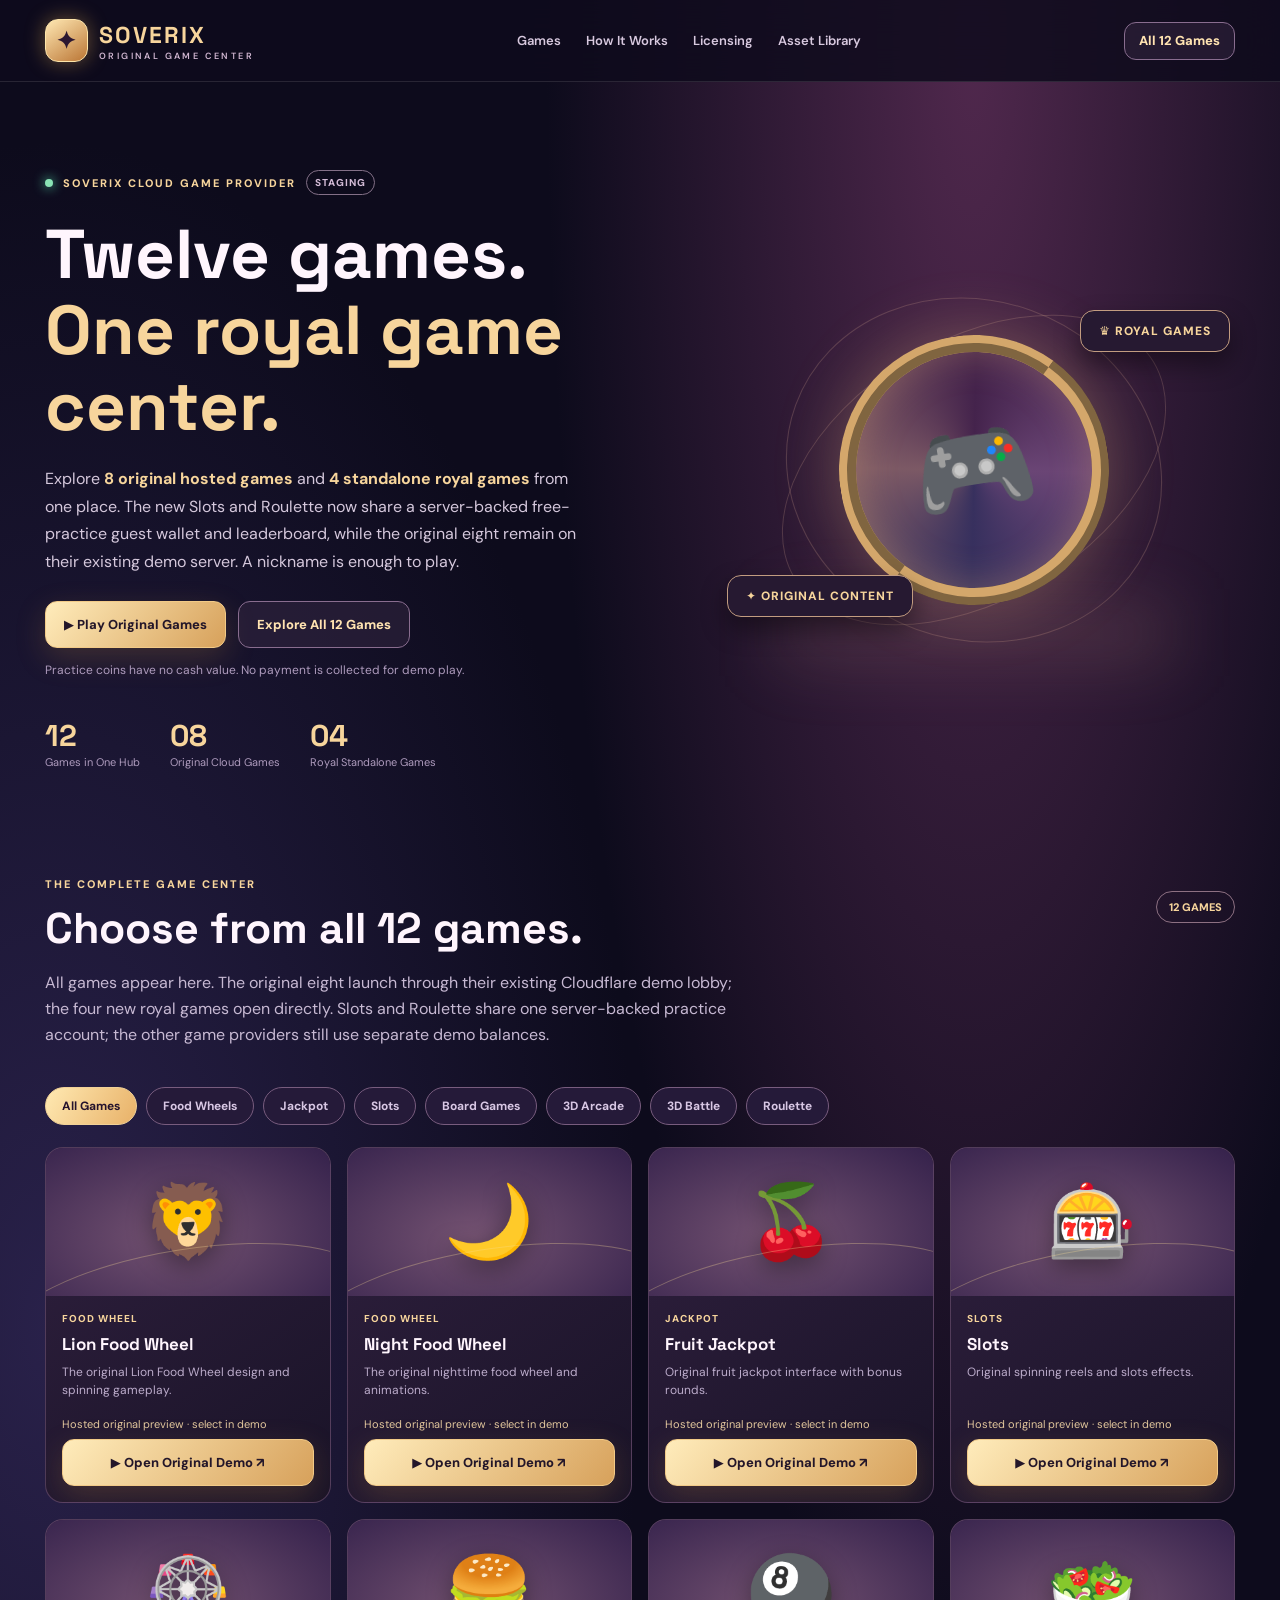
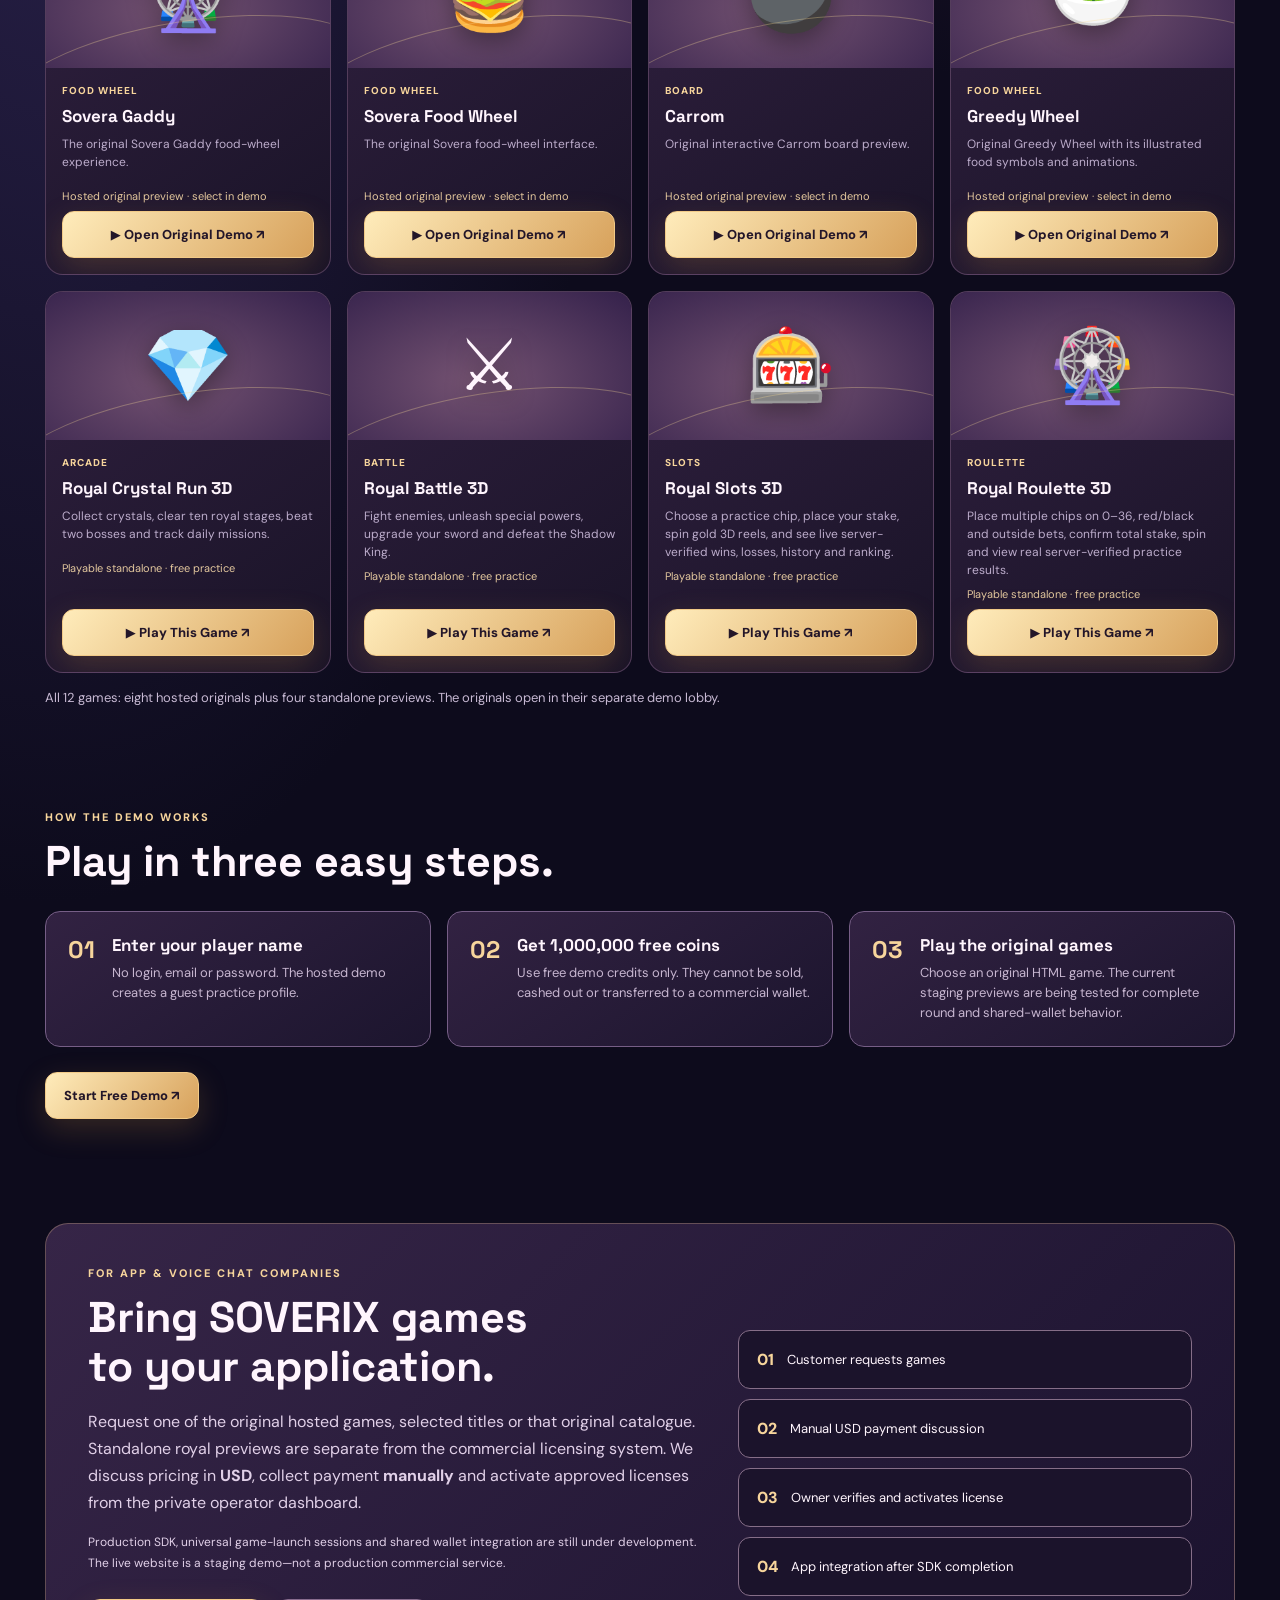
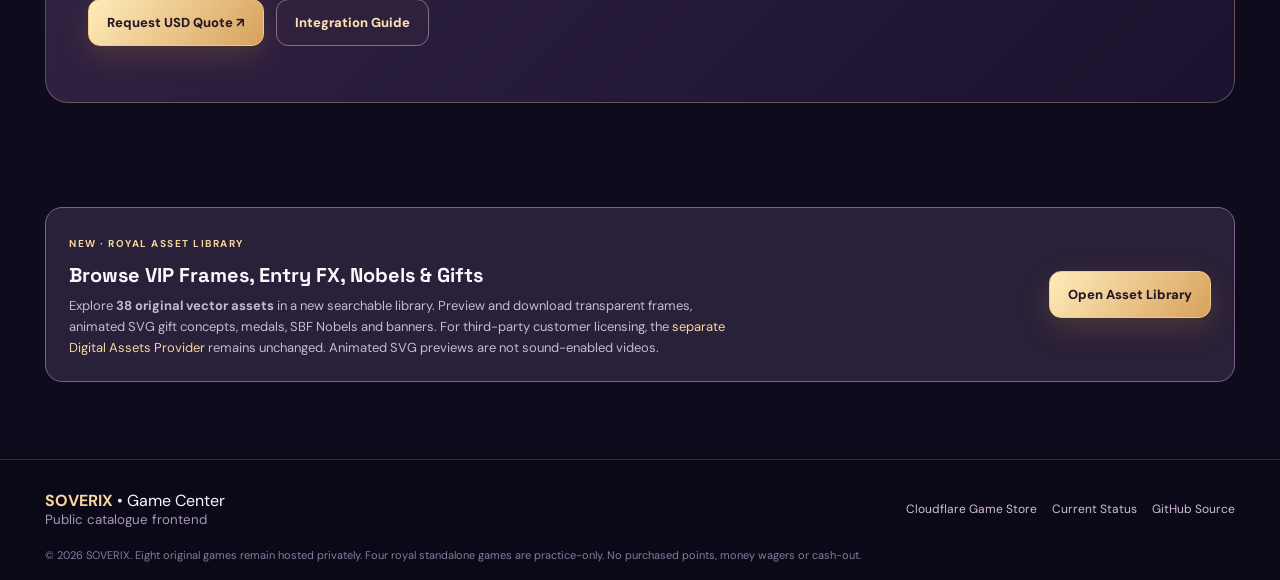
<file: index.html>
<!DOCTYPE html>
<html lang="en">
<head>
  <meta charset="utf-8">
  <meta name="viewport" content="width=device-width, initial-scale=1">
  <meta name="theme-color" content="#120b21">
  <meta name="description" content="SOVERIX Original Games Center. Play 12 games: eight original hosted previews, Royal Crystal Run, Royal Battle, Royal Slots and Royal Roulette. Free practice only.">
  <title>SOVERIX | Original Games Center</title>
  <link rel="stylesheet" href="assets/site.css">
  <script src="assets/site.js" type="module"></script>
</head>
<body>
  <header class="header">
    <div class="container header-inner">
      <a class="brand" href="#home" aria-label="SOVERIX Home"><span class="brand-icon">✦</span><span>SOVERIX<small>ORIGINAL GAME CENTER</small></span></a>
      <nav class="nav" aria-label="Primary"><a href="#games">Games</a><a href="#how">How It Works</a><a href="#business">Licensing</a><a href="asset-library/index.html">Asset Library</a></nav>
      <a class="button button-mini button-outline header-play" href="#games">All 12 Games</a>
    </div>
  </header>
  <main id="home">
    <section class="hero container">
      <div class="hero-copy">
        <div class="eyebrow"><span class="pulse"></span> SOVERIX CLOUD GAME PROVIDER <span class="stage">STAGING</span></div>
        <h1>Twelve games.<br><span class="gold">One royal game center.</span></h1>
        <p class="hero-desc">Explore <strong>8 original hosted games</strong> and <strong>4 standalone royal games</strong> from one place. The new Slots and Roulette now share a server-backed free-practice guest wallet and leaderboard, while the original eight remain on their existing demo server. A nickname is enough to play.</p>
        <div class="hero-actions"><a class="button button-main" href="https://soverix-games-provider-staging.soverixnet.workers.dev/demo" rel="noopener noreferrer">▶ Play Original Games</a><a class="button button-outline" href="#games">Explore All 12 Games</a></div>
        <p class="tiny-note">Practice coins have no cash value. No payment is collected for demo play.</p>
        <div class="hero-metrics"><div><b>12</b><span>Games in One Hub</span></div><div><b>08</b><span>Original Cloud Games</span></div><div><b>04</b><span>Royal Standalone Games</span></div></div>
      </div>
      <div class="hero-art" aria-hidden="true"><div class="art-orbit orbit-one"></div><div class="art-orbit orbit-two"></div><div class="art-center">🎮</div><div class="art-chip chip-top">♛ ROYAL GAMES</div><div class="art-chip chip-bottom">✦ ORIGINAL CONTENT</div><div class="art-shadow"></div></div>
    </section>
    <section id="games" class="section container">
      <div class="section-meta">THE COMPLETE GAME CENTER</div><div class="section-line"><div><h2>Choose from all 12 games.</h2><p class="muted">All games appear here. The original eight launch through their existing Cloudflare demo lobby; the four new royal games open directly. Slots and Roulette share one server-backed practice account; the other game providers still use separate demo balances.</p></div><span class="count">12 GAMES</span></div>
      <div id="filters" class="filters" role="group" aria-label="Filter games"><button type="button" class="filter active" data-filter="All">All Games</button><button type="button" class="filter" data-filter="Food Wheel">Food Wheels</button><button type="button" class="filter" data-filter="Jackpot">Jackpot</button><button type="button" class="filter" data-filter="Slots">Slots</button><button type="button" class="filter" data-filter="Board">Board Games</button><button type="button" class="filter" data-filter="Arcade">3D Arcade</button><button type="button" class="filter" data-filter="Battle">3D Battle</button><button type="button" class="filter" data-filter="Roulette">Roulette</button></div>
      <div id="game-grid" class="game-grid" aria-live="polite"><p class="muted">Loading all 12 games…</p></div>
      <div id="catalog-message" class="catalog-message" aria-live="polite"></div>
    </section>
    <section id="how" class="section container"><div class="section-meta">HOW THE DEMO WORKS</div><h2>Play in three easy steps.</h2>
      <div class="steps"><article class="step"><span>01</span><div><h3>Enter your player name</h3><p>No login, email or password. The hosted demo creates a guest practice profile.</p></div></article><article class="step"><span>02</span><div><h3>Get 1,000,000 free coins</h3><p>Use free demo credits only. They cannot be sold, cashed out or transferred to a commercial wallet.</p></div></article><article class="step"><span>03</span><div><h3>Play the original games</h3><p>Choose an original HTML game. The current staging previews are being tested for complete round and shared-wallet behavior.</p></div></article></div>
      <a class="button button-main" href="https://soverix-games-provider-staging.soverixnet.workers.dev/demo" rel="noopener noreferrer">Start Free Demo ↗</a>
    </section>
    <section id="business" class="section container"><div class="business"><div><div class="section-meta">FOR APP & VOICE CHAT COMPANIES</div><h2>Bring SOVERIX games<br>to your application.</h2><p>Request one of the original hosted games, selected titles or that original catalogue. Standalone royal previews are separate from the commercial licensing system. We discuss pricing in <b>USD</b>, collect payment <b>manually</b> and activate approved licenses from the private operator dashboard.</p><p class="muted">Production SDK, universal game-launch sessions and shared wallet integration are still under development. The live website is a staging demo—not a production commercial service.</p><div class="hero-actions"><a class="button button-main" href="https://soverix-games-provider-staging.soverixnet.workers.dev/#request" rel="noopener noreferrer">Request USD Quote ↗</a><a class="button button-outline" href="docs/INTEGRATION.md">Integration Guide</a></div></div><div class="business-flow"><div><span>01</span> Customer requests games</div><div><span>02</span> Manual USD payment discussion</div><div><span>03</span> Owner verifies and activates license</div><div><span>04</span> App integration after SDK completion</div></div></div></section>
    <section id="asset-vault" class="section container"><div class="separate"><div><span class="separate-label">NEW · ROYAL ASSET LIBRARY</span><h3>Browse VIP Frames, Entry FX, Nobels & Gifts</h3><p>Explore <strong>38 original vector assets</strong> in a new searchable library. Preview and download transparent frames, animated SVG gift concepts, medals, SBF Nobels and banners. For third-party customer licensing, the <a href="https://soverix-assets-provider-staging.soverixnet.workers.dev/" rel="noopener noreferrer" style="color:var(--gold)">separate Digital Assets Provider</a> remains unchanged. Animated SVG previews are not sound-enabled videos.</p></div><a class="button button-main" href="asset-library/index.html">Open Asset Library</a></div></section>
  </main>
  <footer class="footer"><div class="container footer-inner"><div><strong>SOVERIX</strong> • Game Center <small>Public catalogue frontend</small></div><div><a href="https://soverix-games-provider-staging.soverixnet.workers.dev/">Cloudflare Game Store</a><a href="docs/RELEASE_STATUS.md">Current Status</a><a href="https://github.com/soverixnet-design/Game-center-soverixnet">GitHub Source</a></div></div><div class="container copyright">© 2026 SOVERIX. Eight original games remain hosted privately. Four royal standalone games are practice-only. No purchased points, money wagers or cash-out.</div></footer>
</body>
</html>
</file>
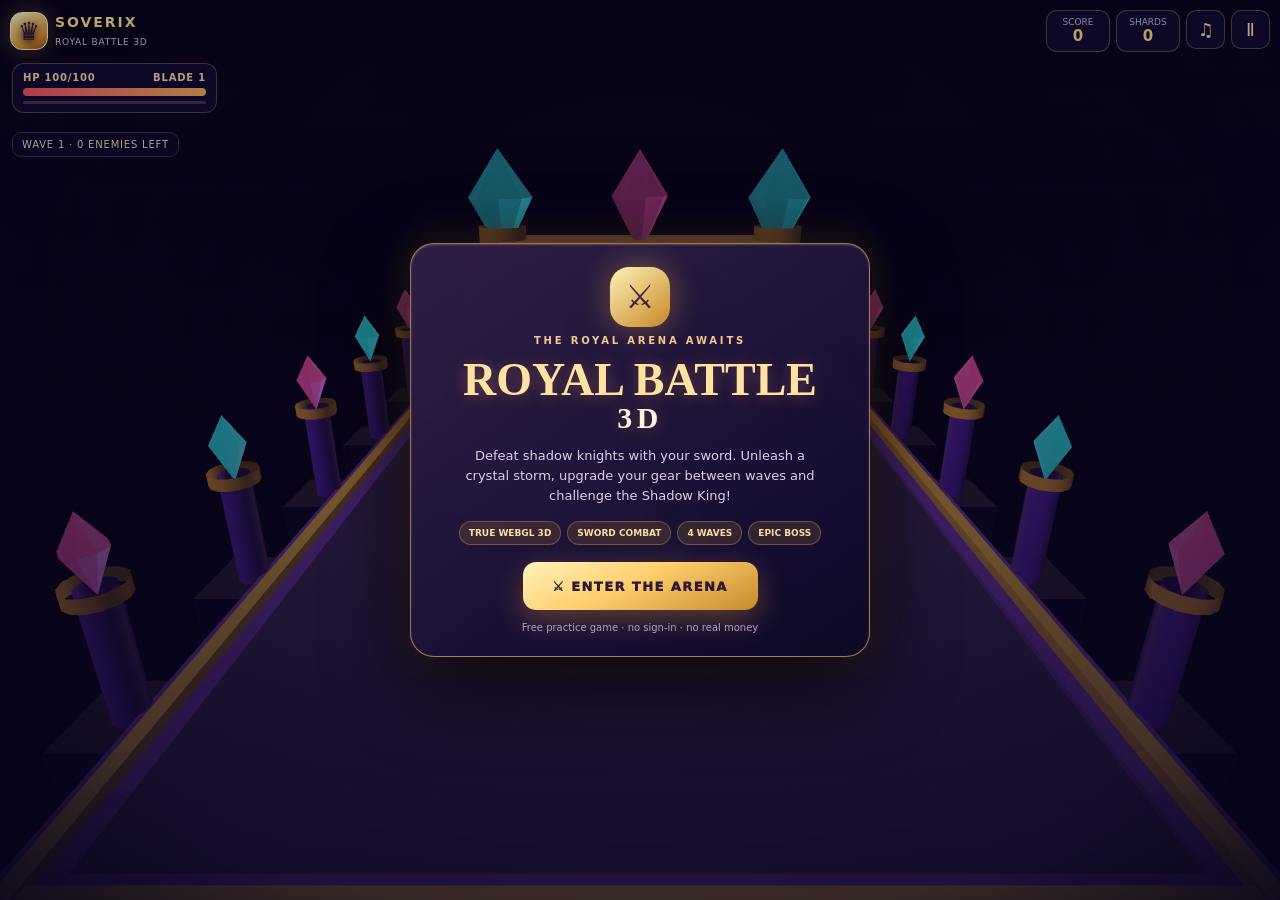
<file: demos/royal-battle-3d/index.html>
<!doctype html>
<html lang="en"><head><meta charset="UTF-8"><meta name="viewport" content="width=device-width,initial-scale=1,viewport-fit=cover,user-scalable=no"><meta name="theme-color" content="#0a0820"><title>SOVERIX | Royal Battle 3D</title>
<style>
:root{--gold:#ffda87;--amber:#ffb83c;--ink:#0b0920;--glass:#120c30de;--stroke:#b9915470;--txt:#fff0d8;--muted:#c5b8db}*{box-sizing:border-box}html,body{width:100%;height:100%;margin:0;overflow:hidden;color:var(--txt);background:#08051c;font-family:system-ui,-apple-system,sans-serif;touch-action:none;user-select:none;-webkit-user-select:none}button,input{font:inherit}button{cursor:pointer;-webkit-tap-highlight-color:transparent}button:focus-visible{outline:2px solid #fff0b4}#scene{position:absolute;inset:0;width:100%;height:100%;display:block}#shade{pointer-events:none;position:absolute;inset:0;background:radial-gradient(ellipse at 50% 36%,transparent 28%,#08041d52 76%,#050214dd 100%)}
#hud{position:absolute;z-index:3;top:max(10px,env(safe-area-inset-top));left:10px;right:10px;display:flex;gap:10px;justify-content:space-between;pointer-events:none}.brand{display:flex;gap:7px;align-items:center;text-shadow:0 2px 9px #000}.badgeLogo{display:grid;place-items:center;background:linear-gradient(150deg,#fff4ba,#d8942c 72%,#8c4917);color:#34152e;border-radius:12px;width:38px;height:38px;border:1px solid #fff5ba;font-size:25px;box-shadow:0 0 25px #ffcc6944}.brand b{display:block;font-size:14px;letter-spacing:.14em;color:#ffdf91}.brand small{font-size:9px;letter-spacing:.09em;color:#e0cde3}.hudright{display:flex;gap:6px;align-items:flex-start}.pill{min-width:64px;background:var(--glass);border:1px solid var(--stroke);border-radius:11px;padding:6px 8px;text-align:center;backdrop-filter:blur(9px)}.pill small{display:block;font-size:9px;color:var(--muted)}.pill b{display:block;font-size:15px;color:var(--gold)}.icon{pointer-events:auto;width:39px;height:39px;border-radius:10px;border:1px solid var(--stroke);color:#ffe0a3;background:var(--glass);font-size:18px}
#health{position:absolute;top:63px;left:12px;z-index:3;width:min(205px,57vw);border:1px solid var(--stroke);background:#110b2edb;padding:8px 10px;border-radius:12px;pointer-events:none}#health label{display:flex;justify-content:space-between;font-weight:900;font-size:10px;letter-spacing:.08em;color:#ffdfab}.track{height:8px;border-radius:8px;background:#4f3251;overflow:hidden;margin-top:5px}.fill{height:100%;width:100%;background:linear-gradient(90deg,#fe5466,#ffb757);transition:width .15s}#xpfill{background:linear-gradient(90deg,#4fffd4,#f9cd5c)}
#waveInfo{position:absolute;z-index:3;top:132px;left:12px;border:1px solid #97734d66;background:#130a31a9;border-radius:9px;padding:6px 9px;font-size:10px;letter-spacing:.08em;color:#fff2cb;pointer-events:none}#bossHud{position:absolute;z-index:3;top:92px;left:50%;transform:translateX(-50%);width:min(310px,80vw);background:#3c0b2bdb;border:1px solid #ff7f87;border-radius:11px;padding:8px;text-align:center;font-size:10px;letter-spacing:.1em;color:#fff0d5;font-weight:900}#bossHud[hidden]{display:none}#bossFill{background:linear-gradient(90deg,#dd1a55,#f7bd44)}
#toast{position:absolute;top:33%;left:50%;transform:translate(-50%,-8px);z-index:7;font-weight:1000;letter-spacing:.09em;white-space:nowrap;text-shadow:0 2px 20px #ffb848,0 5px 14px #000;font-size:clamp(18px,4vw,25px);opacity:0;pointer-events:none;transition:opacity .16s,transform .16s}#toast.on{opacity:1;transform:translate(-50%,-16px)}
#controls{position:absolute;z-index:5;left:0;right:0;bottom:max(16px,env(safe-area-inset-bottom));padding:0 clamp(11px,3vw,42px);display:none;justify-content:space-between;align-items:flex-end;pointer-events:none;gap:10px}.pad{width:168px;height:142px;display:grid;grid-template-columns:repeat(3,1fr);grid-template-rows:repeat(3,1fr);gap:5px;pointer-events:none}.pad button{pointer-events:auto;border:1px solid #e6b86980;border-radius:12px;background:#231b46dd;color:#ffe7ae;font-weight:1000;font-size:21px;box-shadow:0 6px 16px #0007;touch-action:none}.pad button:active,.action button:active{transform:scale(.92);background:#57406c}.pad .up{grid-area:1/2}.pad .left{grid-area:2/1}.pad .down{grid-area:2/2}.pad .right{grid-area:2/3}.actions{display:flex;align-items:flex-end;gap:8px;pointer-events:auto}.actions button{border:2px solid #ffe4a9;color:#3d1d37;background:linear-gradient(150deg,#fff3c7,#ffb640 67%,#cc822c);border-radius:50%;width:76px;height:76px;font-size:12px;font-weight:1000;box-shadow:0 0 21px #ffb64644,0 7px 17px #0008}.actions .small{width:62px;height:62px;font-size:10px;background:linear-gradient(150deg,#c3fffb,#64c6e7 70%,#467aab);border-color:#d3ffff}.actions .special{width:84px;height:84px;background:linear-gradient(145deg,#edcdff,#aa78f3 67%,#5c3ea6);border-color:#ead2ff;color:#210d4c}.actions button:disabled{opacity:.5;filter:grayscale(.7)}
.panelshade{position:absolute;inset:0;z-index:6;display:flex;align-items:center;justify-content:center;background:linear-gradient(180deg,#07051b44,#09051ebb);padding:12px}.panelshade.hide{visibility:hidden;opacity:0;pointer-events:none}.panel{width:min(460px,96vw);max-height:94dvh;overflow-y:auto;background:linear-gradient(145deg,#322047f7,#150d32f4 75%,#0c0923f6);border:1px solid #e6b360a6;box-shadow:0 25px 80px #000c,0 0 40px #f0ad422a,inset 0 1px 2px #fff3;border-radius:24px;text-align:center;padding:23px 21px;backdrop-filter:blur(9px)}.crown{width:60px;height:60px;border-radius:19px;background:linear-gradient(140deg,#fff2b6,#c78727);color:#432239;display:grid;place-items:center;margin:0 auto 8px;box-shadow:0 0 30px #e7b44d66;font-size:33px}.eyebrow{font-size:10px;color:#efc98d;font-weight:900;letter-spacing:.28em;margin:8px 0}.panel h1{font-family:Georgia,serif;font-size:clamp(31px,6vw,46px);line-height:1.03;color:#ffe2a1;margin:10px 0 12px;text-shadow:0 2px 15px #df9e5155}.panel h1 em{font-style:normal;color:#fff4e0;font-size:.65em;display:block;letter-spacing:.15em}.panel p{line-height:1.55;font-size:13px;color:#dfcee6;margin:8px auto 15px;max-width:350px}.tags{display:flex;flex-wrap:wrap;justify-content:center;gap:6px;margin:12px auto 17px}.tags span{font-size:9px;font-weight:900;color:#ffdda3;padding:6px 9px;border:1px solid #a87d5988;border-radius:50px;background:#b5842630}.cta{min-height:48px;min-width:min(235px,100%);padding:11px 20px;color:#2d1934;border:0;border-radius:13px;background:linear-gradient(155deg,#fff3bb,#ffce6c 45%,#c88a2c);font-size:13px;font-weight:1000;letter-spacing:.11em;box-shadow:0 9px 30px #ffb04050}.subtitle{color:#b49ecb;font-size:10px;margin-top:12px}.stats{display:flex;gap:9px;justify-content:center;margin:14px 0}.stats div{border:1px solid #a88866;background:#160e30;border-radius:10px;padding:11px;min-width:100px}.stats small{display:block;color:#c8b6d9;font-size:9px}.stats b{color:#ffe2a3;font-size:21px}#upChoices{display:grid;gap:8px;margin:12px 0}.upgrade{border:1px solid #bb925e;background:#2d1d44;border-radius:13px;color:#ffe4b1;text-align:left;padding:13px 15px;font-weight:900}.upgrade small{color:#d1bfdc;display:block;font-size:11px;margin-top:4px;font-weight:500}
@media(max-width:600px){.brand b{font-size:11px}.brand small{font-size:7px}.badgeLogo{width:31px;height:31px;font-size:20px}.pill{min-width:51px;padding:5px}.pill small{font-size:8px}.pill b{font-size:13px}.icon{width:32px;height:34px}.hudright{gap:4px}#health{top:53px;padding:6px 8px}#waveInfo{top:111px}.actions{gap:5px}.actions button{width:66px;height:66px}.actions .special{width:72px;height:72px}.actions .small{width:52px;height:52px}.pad{width:137px;height:120px;gap:4px}.pad button{font-size:18px}#controls{padding:0 10px}.panel{padding:18px 15px}.crown{width:49px;height:49px;font-size:27px}.panel h1{font-size:35px}.panel p{font-size:12px}}
@media(max-height:540px){.panelshade{align-items:flex-start;overflow-y:auto;padding:5px}.panel{margin:auto;max-height:calc(100dvh - 10px);padding:11px 16px}.crown{display:none}.panel h1{font-size:27px;margin:4px 0}.panel p{margin:5px auto 8px;font-size:11px}.tags{margin:5px 0 9px}.tags span{padding:4px 7px}.cta{min-height:38px}.eyebrow{margin:3px}.subtitle{margin-top:5px}#health{top:51px}#waveInfo{top:105px}}
@media(prefers-reduced-motion:reduce){*{transition:none!important}}
</style></head><body>
<canvas id="scene" aria-label="Real-time 3D royal sword fighting arena"></canvas><div id="shade"></div>
<header id="hud"><div class="brand"><div class="badgeLogo">♛</div><div><b>SOVERIX</b><small>ROYAL BATTLE 3D</small></div></div><div class="hudright"><div class="pill"><small>SCORE</small><b id="score">0</b></div><div class="pill"><small>SHARDS</small><b id="coins">0</b></div><button id="music" class="icon" aria-label="Mute sounds">♫</button><button id="pause" class="icon" aria-label="Pause game">Ⅱ</button></div></header>
<section id="health"><label><span>HP <b id="hpNum">100/100</b></span><span id="powerNum">BLADE I</span></label><div class="track"><div class="fill" id="hpFill"></div></div><div class="track" style="height:3px"><div class="fill" id="xpfill"></div></div></section>
<div id="waveInfo">WAVE 1 · KNIGHTS APPROACHING</div><div id="bossHud" hidden>♛ SHADOW KING · <span id="bossHealth">180/180</span><div id="bossTrack"><div class="fill" id="bossFill"></div></div></div><div id="toast"></div>
<div id="controls"><div class="pad"><button class="up" data-move="up">▲</button><button class="left" data-move="left">◀</button><button class="down" data-move="down">▼</button><button class="right" data-move="right">▶</button></div><div class="actions"><button class="small" id="dodge">DODGE</button><button id="attack">⚔<div style="font-size:9px">SLASH</div></button><button class="special" id="special">✦<div style="font-size:10px">SPECIAL</div></button></div></div>
<div class="panelshade" id="menu"><div class="panel"><div class="crown">⚔</div><div class="eyebrow">THE ROYAL ARENA AWAITS</div><h1>ROYAL BATTLE <em>3D</em></h1><p>Defeat shadow knights with your sword. Unleash a crystal storm, upgrade your gear between waves and challenge the Shadow King!</p><div class="tags"><span>TRUE WEBGL 3D</span><span>SWORD COMBAT</span><span>4 WAVES</span><span>EPIC BOSS</span></div><button class="cta" id="start">⚔ ENTER THE ARENA</button><div class="subtitle">Free practice game · no sign-in · no real money</div></div></div>
<div class="panelshade hide" id="upgrade"><div class="panel"><div class="crown">✦</div><div class="eyebrow">WAVE CLEARED</div><h1>CHOOSE <em>YOUR UPGRADE</em></h1><p>Choose one permanent upgrade for this run. Restore 20 HP between rounds.</p><div id="upChoices"></div></div></div>
<div class="panelshade hide" id="paused"><div class="panel"><div class="crown">Ⅱ</div><h1>PAUSED</h1><p>Your royal hero awaits.</p><button class="cta" id="resume">▶ RESUME</button></div></div>
<div class="panelshade hide" id="finish"><div class="panel"><div class="crown" id="finishCrown">★</div><div class="eyebrow" id="finishEyebrow">BATTLE FINISHED</div><h1 id="finishTitle">BATTLE OVER</h1><p id="finishDesc">Train your skills and fight again.</p><div class="stats"><div><small>RUN SCORE</small><b id="endScore">0</b></div><div><small>PERSONAL BEST</small><b id="endBest">0</b></div></div><button class="cta" id="again">⚔ PLAY AGAIN</button><div class="subtitle">Local demo shards only · no purchases, cash out or transfers</div></div></div>
<div class="panelshade hide" id="fallback"><div class="panel"><h1>3D unavailable</h1><p>WebGL is required. Open in a recent Chrome browser with GPU acceleration.</p></div></div>
<script>
(function(){'use strict';
const E=id=>document.getElementById(id),canvas=E('scene');let gl=canvas.getContext('webgl',{alpha:false,antialias:true,powerPreference:'high-performance'})||canvas.getContext('experimental-webgl');
if(!gl){E('fallback').classList.remove('hide');return;}
const VS='attribute vec3 pos;attribute vec3 norm;uniform mat4 P,V,M;varying vec3 vNormal;varying float depth;void main(){vec4 world=M*vec4(pos,1.0);vec4 v=V*world;gl_Position=P*v;vNormal=normalize(mat3(M)*norm);depth=-v.z;}';
const FS='precision mediump float;uniform vec3 color;uniform float glow;varying vec3 vNormal;varying float depth;void main(){vec3 N=normalize(vNormal);float diffuse=max(dot(N,normalize(vec3(-0.5,0.9,0.65))),0.0);float rim=pow(1.0-abs(N.z),2.2);vec3 c=color*(0.42+0.74*diffuse)+vec3(1.0,0.75,0.42)*rim*0.15+color*glow;float fog=smoothstep(20.0,55.0,depth);gl_FragColor=vec4(mix(c,vec3(0.05,0.024,0.12),fog*0.86),1.0);}';
function shader(t,src){const x=gl.createShader(t);gl.shaderSource(x,src);gl.compileShader(x);if(!gl.getShaderParameter(x,gl.COMPILE_STATUS))throw Error(gl.getShaderInfoLog(x));return x;}
let prog;try{prog=gl.createProgram();gl.attachShader(prog,shader(gl.VERTEX_SHADER,VS));gl.attachShader(prog,shader(gl.FRAGMENT_SHADER,FS));gl.linkProgram(prog);if(!gl.getProgramParameter(prog,gl.LINK_STATUS))throw Error('shader link');}catch(err){console.error(err);E('fallback').classList.remove('hide');return;}
gl.useProgram(prog);gl.enable(gl.DEPTH_TEST);gl.clearColor(0.036,0.015,0.083,1);
const U={P:gl.getUniformLocation(prog,'P'),V:gl.getUniformLocation(prog,'V'),M:gl.getUniformLocation(prog,'M'),color:gl.getUniformLocation(prog,'color'),glow:gl.getUniformLocation(prog,'glow'),pos:gl.getAttribLocation(prog,'pos'),norm:gl.getAttribLocation(prog,'norm')};
const M={
I:()=>new Float32Array([1,0,0,0,0,1,0,0,0,0,1,0,0,0,0,1]),
mul:(a,b)=>{const o=new Float32Array(16);for(let c=0;c<4;c++)for(let r=0;r<4;r++)for(let k=0;k<4;k++)o[c*4+r]+=a[k*4+r]*b[c*4+k];return o;},
T:(x,y,z)=>{const a=M.I();a[12]=x;a[13]=y;a[14]=z;return a;},
S:(x,y,z)=>new Float32Array([x,0,0,0,0,y,0,0,0,0,z,0,0,0,0,1]),
Y:t=>new Float32Array([Math.cos(t),0,-Math.sin(t),0,0,1,0,0,Math.sin(t),0,Math.cos(t),0,0,0,0,1]),
Z:t=>new Float32Array([Math.cos(t),Math.sin(t),0,0,-Math.sin(t),Math.cos(t),0,0,0,0,1,0,0,0,0,1]),
persp:(fov,aspect,n,f)=>{const q=1/Math.tan(fov/2),a=new Float32Array(16);a[0]=q/aspect;a[5]=q;a[10]=(f+n)/(n-f);a[11]=-1;a[14]=2*f*n/(n-f);return a;},
look:(eye,target)=>{const sub=(a,b)=>a.map((v,i)=>v-b[i]),norm=x=>{const l=Math.hypot(...x)||1;return x.map(v=>v/l)},cross=(a,b)=>[a[1]*b[2]-a[2]*b[1],a[2]*b[0]-a[0]*b[2],a[0]*b[1]-a[1]*b[0]],dot=(a,b)=>a.reduce((v,x,i)=>v+x*b[i],0);const z=norm(sub(eye,target)),x=norm(cross([0,1,0],z)),y=cross(z,x);return new Float32Array([x[0],y[0],z[0],0,x[1],y[1],z[1],0,x[2],y[2],z[2],0,-dot(x,eye),-dot(y,eye),-dot(z,eye),1]);}
};
function mesh(p,n,i){const b={count:i.length};for(const [key,data,type] of [['p',p,gl.ARRAY_BUFFER],['n',n,gl.ARRAY_BUFFER],['i',i,gl.ELEMENT_ARRAY_BUFFER]]){b[key]=gl.createBuffer();gl.bindBuffer(type,b[key]);gl.bufferData(type,key==='i'?new Uint16Array(data):new Float32Array(data),gl.STATIC_DRAW)}return b;}
function cube(){let p=[],n=[],ids=[];const f=[[[0,0,1],[-1,-1,1],[1,-1,1],[1,1,1],[-1,1,1]],[[0,0,-1],[1,-1,-1],[-1,-1,-1],[-1,1,-1],[1,1,-1]],[[1,0,0],[1,-1,1],[1,-1,-1],[1,1,-1],[1,1,1]],[[-1,0,0],[-1,-1,-1],[-1,-1,1],[-1,1,1],[-1,1,-1]],[[0,1,0],[-1,1,1],[1,1,1],[1,1,-1],[-1,1,-1]],[[0,-1,0],[-1,-1,-1],[1,-1,-1],[1,-1,1],[-1,-1,1]]];for(const face of f){let b=p.length/3;for(let k=1;k<5;k++){p.push(...face[k]);n.push(...face[0])}ids.push(b,b+1,b+2,b,b+2,b+3)}return mesh(p,n,ids);}
function sphere(rows=9,cols=13){let p=[],n=[],i=[];for(let a=0;a<=rows;a++)for(let b=0;b<=cols;b++){let t=a*Math.PI/rows,k=b*2*Math.PI/cols,x=Math.sin(t)*Math.cos(k),y=Math.cos(t),z=Math.sin(t)*Math.sin(k);p.push(x,y,z);n.push(x,y,z)}for(let a=0;a<rows;a++)for(let b=0;b<cols;b++){let k=a*(cols+1)+b;i.push(k,k+cols+1,k+1,k+1,k+cols+1,k+cols+2)}return mesh(p,n,i)}
function gem(){const P=[[0,1.4,0],[1,.25,0],[.7,.25,.7],[0,.25,1],[-.7,.25,.7],[-1,.25,0],[-.7,.25,-.7],[0,.25,-1],[.7,.25,-.7],[0,-1.25,0]];let p=[],n=[],id=[];function face(a,b,c){const u=P[b].map((v,i)=>v-P[a][i]),v=P[c].map((w,i)=>w-P[a][i]);let N=[u[1]*v[2]-u[2]*v[1],u[2]*v[0]-u[0]*v[2],u[0]*v[1]-u[1]*v[0]],len=Math.hypot(...N)||1;N=N.map(x=>x/len);let k=p.length/3;for(const j of [a,b,c]){p.push(...P[j]);n.push(...N)}id.push(k,k+1,k+2)}for(let j=1;j<=8;j++){let q=j===8?1:j+1;face(0,j,q);face(9,q,j)}return mesh(p,n,id)}
function cylinder(seg=14){let p=[],n=[],i=[];for(let j=0;j<=seg;j++){let t=j*2*Math.PI/seg,x=Math.cos(t),z=Math.sin(t);p.push(x,-1,z,x,1,z);n.push(x,0,z,x,0,z)}for(let j=0;j<seg;j++){let k=j*2;i.push(k,k+1,k+2,k+1,k+3,k+2)}return mesh(p,n,i)}
const G={box:cube(),sphere:sphere(),gem:gem(),cyl:cylinder()},COL={gold:[1,.68,.21],cream:[1,.9,.64],blue:[.1,.73,1],cyan:[.18,1,1],purple:[.39,.16,.73],floor:[.15,.08,.31],trim:[.64,.38,.15],red:[1,.18,.3],pink:[1,.32,.65],dark:[.07,.04,.16],white:[.95,.9,1],green:[.35,1,.55]};
let lastMesh=null;
function draw(g,x,y,z,sx,sy,sz,color,turn=0,tilt=0,glow=0){if(!Array.isArray(color)||color.length!==3){window.__badColor=window.__badColor||[];if(window.__badColor.length<10)window.__badColor.push({color:String(color),x,y,z,sx,sy,sz,stack:(new Error()).stack?.slice(0,250)});return;}if(g!==lastMesh){gl.bindBuffer(gl.ARRAY_BUFFER,g.p);gl.vertexAttribPointer(U.pos,3,gl.FLOAT,false,0,0);gl.enableVertexAttribArray(U.pos);gl.bindBuffer(gl.ARRAY_BUFFER,g.n);gl.vertexAttribPointer(U.norm,3,gl.FLOAT,false,0,0);gl.enableVertexAttribArray(U.norm);gl.bindBuffer(gl.ELEMENT_ARRAY_BUFFER,g.i);lastMesh=g;}let mat=M.mul(M.T(x,y,z),M.Y(turn));if(tilt)mat=M.mul(mat,M.Z(tilt));mat=M.mul(mat,M.S(sx,sy,sz));gl.uniformMatrix4fv(U.M,false,mat);gl.uniform3fv(U.color,color);gl.uniform1f(U.glow,glow);gl.drawElements(gl.TRIANGLES,g.count,gl.UNSIGNED_SHORT,0)}
let state='menu',t=0,last=0,hp=100,maxHp=100,score=0,shards=0,wave=1,blade=1,armor=1,magic=1,best=0,enemies=[],particles=[],slashing=0,blast=0,attackCd=0,specialCd=0,dodgeCd=0,invincible=0,stun=0,camShake=0,toastTime=0,muted=false;
try{best=Number(localStorage.getItem('soverix-royal-battle-best')||0)||0;}catch(e){}
const hero={x:0,z:5,face:0},input={up:false,down:false,left:false,right:false};let audio=null;
const fmt=n=>Math.floor(n).toLocaleString('en-US'),rand=(a,b)=>a+Math.random()*(b-a);
function sound(f=500,d=.13,type='sine',vol=.08){if(muted)return;try{audio=audio||new (window.AudioContext||window.webkitAudioContext)();audio.resume();const o=audio.createOscillator(),g=audio.createGain();o.type=type;o.frequency.setValueAtTime(f,audio.currentTime);o.frequency.exponentialRampToValueAtTime(Math.max(70,f*.55),audio.currentTime+d);g.gain.setValueAtTime(vol,audio.currentTime);g.gain.exponentialRampToValueAtTime(.001,audio.currentTime+d);o.connect(g).connect(audio.destination);o.start();o.stop(audio.currentTime+d)}catch(e){}}
function toast(msg){E('toast').textContent=msg;E('toast').classList.add('on');toastTime=.9}
function overlay(id,yes){E(id).classList.toggle('hide',!yes)}
function hud(){E('score').textContent=fmt(score);E('coins').textContent=fmt(shards);E('hpNum').textContent=Math.ceil(hp)+'/'+maxHp;E('hpFill').style.width=Math.max(0,100*hp/maxHp)+'%';E('powerNum').textContent='BLADE '+blade;E('xpfill').style.width=(wave===4?100:(wave-1)*33.3)+'%';E('waveInfo').textContent=wave===4?'FINAL WAVE · SHADOW KING':'WAVE '+wave+' · '+enemies.length+' ENEMIES LEFT';const boss=enemies.find(e=>e.boss);E('bossHud').hidden=!boss;if(boss){E('bossHealth').textContent=Math.max(0,Math.ceil(boss.hp))+'/'+boss.max;E('bossFill').style.width=Math.max(0,100*boss.hp/boss.max)+'%';}E('special').disabled=specialCd>0;E('special').innerHTML='✦<div style="font-size:10px">'+(specialCd>0?Math.ceil(specialCd)+'s':'SPECIAL')+'</div>';E('dodge').disabled=dodgeCd>0;}
function bursts(x,y,z,color,count=13){for(let i=0;i<count;i++)particles.push({x,y,z,vx:rand(-4.5,4.5),vy:rand(1,6),vz:rand(-4.5,4.5),life:rand(.35,.8),color})}
function enemy(x,z,boss=false){const mh=boss?190:34+(wave-1)*12;return {x,z,boss,hp:mh,max:mh,attack:rand(.8,1.9),hit:0,phase:Math.random()*6,face:0,alive:true};}
function spawnWave(n){wave=n;enemies=[];if(n===4){enemies.push(enemy(0,-9,true));toast('⚔ SHADOW KING!');sound(170,.45,'sawtooth',.12)}else{const count=n+2;for(let i=0;i<count;i++){const x=rand(-6.5,6.5),z=rand(-10,-5);enemies.push(enemy(x,z));}toast('WAVE '+n+' START');sound(640,.3,'triangle')}hud()}
function begin(){state='run';hp=100;maxHp=100;score=0;shards=0;blade=1;armor=1;magic=1;hero.x=0;hero.z=5;hero.face=0;particles=[];attackCd=0;specialCd=0;dodgeCd=0;invincible=0;slashing=0;blast=0;for(const k of Object.keys(input))input[k]=false;overlay('menu',false);overlay('finish',false);overlay('upgrade',false);overlay('paused',false);E('controls').style.display='flex';spawnWave(1)}
function end(won){state=won?'win':'over';E('controls').style.display='none';if(score>best){best=score;try{localStorage.setItem('soverix-royal-battle-best',String(best));}catch(e){}}E('finishCrown').textContent=won?'♛':'★';E('finishEyebrow').textContent=won?'VICTORY · THE KINGDOM IS FREE':'ROYAL BATTLE FINISHED';E('finishTitle').textContent=won?'SHADOW KING DEFEATED!':'GAME OVER';E('finishDesc').textContent=won?'You defeated every wave and conquered the arena!':'Upgrade your blade and try to survive all four waves.';E('endScore').textContent=fmt(score);E('endBest').textContent=fmt(best);overlay('finish',true);sound(won?1000:165,.5,won?'triangle':'sawtooth',.12)}
function chooseUpgrade(k){if(state!=='upgrade')return;if(k==='blade')blade++;if(k==='armor'){armor++;maxHp+=22;}if(k==='magic')magic++;hp=Math.min(maxHp,hp+20+(k==='armor'?22:0));overlay('upgrade',false);state='run';E('controls').style.display='flex';spawnWave(wave+1)}
function advance(){state='upgrade';E('controls').style.display='none';for(const k of Object.keys(input))input[k]=false;E('upChoices').replaceChildren();const opts=[['blade','⚔ BLADE +1','Sword damage increases by 10.'],['armor','🛡 ARMOR +1','Max HP +22 and improved damage resistance.'],['magic','✦ SPECIAL +1','Crystal storm grows stronger.']];opts.forEach(o=>{const b=document.createElement('button');b.className='upgrade';b.textContent=o[1];const s=document.createElement('small');s.textContent=o[2];b.append(s);b.addEventListener('pointerdown',ev=>{ev.preventDefault();chooseUpgrade(o[0])});E('upChoices').append(b)});overlay('upgrade',true);sound(900,.35,'triangle');}
function damageEnemy(e,d){if(!e.alive)return;e.hp-=d;e.hit=.18;bursts(e.x,1.5,e.z,e.boss?COL.pink:COL.cyan,e.boss?15:9);camShake=.08;if(e.hp<=0){e.alive=false;score+=e.boss?3000:250;shards+=e.boss?300:50;bursts(e.x,2,e.z,COL.gold,e.boss?40:19);sound(e.boss?1100:700,.27,'triangle',.11)}hud()}
function sword(){if(state!=='run'||attackCd>0)return;attackCd=.32;slashing=.27;sound(420,.12,'sawtooth');let hit=0;for(const e of enemies){const d=Math.hypot(e.x-hero.x,e.z-hero.z);if(e.alive&&d<(e.boss?3.5:2.65)){damageEnemy(e,20+blade*10);hit++;}}if(hit)toast(hit>1?'COMBO x'+hit:'SWORD HIT!')}
function special(){if(state!=='run'||specialCd>0)return;specialCd=10;blast=.75;camShake=.3;sound(1150,.5,'sine',.17);let hits=0;for(const e of enemies)if(e.alive&&Math.hypot(e.x-hero.x,e.z-hero.z)<7.2){damageEnemy(e,38+magic*22);hits++}bursts(hero.x,1.2,hero.z,COL.cyan,43);toast(hits?'CRYSTAL STORM!':'CRYSTAL STORM!');hud()}
function dodge(){if(state!=='run'||dodgeCd>0)return;dodgeCd=3;invincible=.55;const dx=Number(input.right)-Number(input.left),dz=Number(input.down)-Number(input.up);const L=Math.hypot(dx,dz)||1;const mx=dx||Math.sin(hero.face),mz=dz||Math.cos(hero.face);hero.x=Math.max(-8,Math.min(8,hero.x+mx/L*3));hero.z=Math.max(-11,Math.min(8,hero.z+mz/L*3));bursts(hero.x,.6,hero.z,COL.blue,15);sound(700,.13,'triangle')}
function pause(){if(state==='run'){state='paused';for(const k of Object.keys(input))input[k]=false;overlay('paused',true);E('controls').style.display='none'}else if(state==='paused'){state='run';overlay('paused',false);E('controls').style.display='flex';last=performance.now()}}
function step(dt){t+=dt;if(toastTime>0){toastTime-=dt;if(toastTime<=0)E('toast').classList.remove('on')}for(const p of particles){p.x+=p.vx*dt;p.y+=p.vy*dt;p.z+=p.vz*dt;p.vy-=13*dt;p.life-=dt}particles=particles.filter(p=>p.life>0);camShake=Math.max(0,camShake-dt);if(state!=='run')return;
attackCd=Math.max(0,attackCd-dt);specialCd=Math.max(0,specialCd-dt);dodgeCd=Math.max(0,dodgeCd-dt);invincible=Math.max(0,invincible-dt);slashing=Math.max(0,slashing-dt);blast=Math.max(0,blast-dt);
const x=Number(input.right)-Number(input.left),z=Number(input.down)-Number(input.up),len=Math.hypot(x,z);if(len){hero.x=Math.max(-8,Math.min(8,hero.x+x/len*6.6*dt));hero.z=Math.max(-11,Math.min(8,hero.z+z/len*6.6*dt));hero.face=Math.atan2(x,z)}
for(const e of enemies){if(!e.alive)continue;e.phase+=dt;const vx=hero.x-e.x,vz=hero.z-e.z,dist=Math.hypot(vx,vz)||.0001;e.face=Math.atan2(vx,vz);e.hit=Math.max(0,e.hit-dt);if(dist>(e.boss?3.1:1.65)){const speed=e.boss?1.65:1.18+wave*.28;e.x+=vx/dist*speed*dt;e.z+=vz/dist*speed*dt}e.attack-=dt;if(dist<(e.boss?4.3:2.15)&&e.attack<=0){e.attack=e.boss?1.35:1.45;if(invincible<=0){const hurt=Math.max(2,(e.boss?18:9)-(armor-1)*2.7);hp=Math.max(0,hp-hurt);invincible=.45;camShake=.3;bursts(hero.x,1.2,hero.z,COL.red,11);sound(155,.24,'sawtooth',.13);if(hp<=0){hud();end(false);return;}}}}
enemies=enemies.filter(e=>e.alive);if(enemies.length===0){if(wave===4){end(true);return}else{score+=200;shards+=100;advance();return}}hud()}
function renderWorld(){draw(G.box,0,-.46,-2,10,.4,16,COL.dark);draw(G.box,0,-.15,-2,9.8,.17,15.7,COL.floor);draw(G.box,0,-.06,-2,9.25,.03,15.1,[.18,.09,.35]);for(const x of [-9.65,9.65]){draw(G.box,x,.12,-2,.18,.3,16,COL.gold);draw(G.box,x,-.35,-2,.55,.5,16,COL.purple)}for(const z of [-17.5,13.5]){draw(G.box,0,.11,z,9.75,.23,.2,COL.gold);draw(G.box,0,-.4,z,10,.56,.55,COL.purple)}for(let i=0;i<10;i++){let z=-13.8+i*2.5;draw(G.box,0,-.036,z,8.8,.013,.04,COL.gold,0,0,.22)}for(let s of [-1,1])for(let i=0;i<5;i++){let x=s*10.5,z=-13+i*5.5;draw(G.box,x,-.62,z,1.1,.57,1.1,COL.dark);draw(G.cyl,x,1.35,z,.39,1.67,.39,COL.purple);draw(G.cyl,x,2.95,z,.62,.17,.62,COL.gold);draw(G.gem,x,3.79+Math.sin(t*1.8+i)*.13,z,.45,.68,.45,i%2?COL.cyan:COL.pink,t*.4,0,.62)}for(const s of [-1,1]){draw(G.box,s*7,2.6,-19,2.2,3,2.2,COL.purple);draw(G.cyl,s*7,5.8,-19,1.2,1.2,1.2,COL.gold);draw(G.gem,s*7,7.9,-19,1.6,2,1.6,COL.cyan,t*.14,0,.5)}draw(G.box,0,5.8,-19,7,.55,2,COL.gold);draw(G.gem,0,8.0,-19,1.45,1.9,1.3,COL.pink,t*.3,0,.5)}
function knight(x,z,face,enemyObject,scale=1){const isEnemy=!!enemyObject,isBoss=isEnemy&&enemyObject.boss,armorColor=isEnemy?(isBoss?COL.red:COL.purple):COL.gold,alt=isEnemy?(isBoss?COL.pink:COL.red):COL.blue,anim=Math.sin(t*5+(isEnemy?enemyObject.phase:0))*.05,blink=isEnemy&&enemyObject.hit>0;
const X=x,Z=z,S=scale,bob=(anim+(isBoss?.1:0))*S;draw(G.cyl,X,.55*S,Z,.35*S,.48*S,.33*S,blink?COL.white:armorColor,face);draw(G.box,X,1.4*S+bob,Z,.54*S,.66*S,.37*S,blink?COL.white:armorColor,face);draw(G.gem,X,1.45*S+bob,Z+.41*S,.38*S,.38*S,.13*S,alt,face,0,.5);draw(G.sphere,X,2.33*S+bob,Z,.42*S,.45*S,.42*S,blink?COL.white:COL.cream);draw(G.cyl,X,2.7*S+bob,Z,.48*S,.13*S,.46*S,COL.gold);for(const sign of [-1,1]){draw(G.box,X+sign*.67*S,1.48*S+bob,Z,.18*S,.55*S,.23*S,blink?COL.white:armorColor,face,sign*.2);draw(G.box,X+sign*.24*S,.56*S,Z,.17*S,.43*S,.22*S,COL.dark)}draw(G.gem,X,3.08*S+bob,Z,.27*S,.37*S,.27*S,alt,t*.3,0,.4);
if(!isEnemy){const s=slashing>0?Math.sin((.27-slashing)/.27*Math.PI)*1.4:.22;draw(G.cyl,X+.79*S,1.5*S+bob,Z+.1*S,.11*S,.47*S,.1*S,COL.trim,0,-s);draw(G.box,X+.88*S+s*.7,2.05*S+bob,Z+.2*S,.14*S,.79*S,.13*S,COL.cyan,face,-s,.65);if(slashing>0){for(let k=0;k<5;k++)draw(G.gem,X+1+s*Math.cos(k*.55),1.9*S+Math.sin(k*.45)*S,Z+.4*S,.13,.19,.1,COL.cyan,t*3,0,.7)}}
else{draw(G.box,X+.78*S,1.55*S+bob,Z,.12*S,.65*S,.14*S,COL.red,face,.25,.3);if(isBoss){draw(G.gem,X,3.7*S+bob,Z,.5*S,.9*S,.5*S,COL.red,t*.55,0,.9);draw(G.gem,X-1.2*S,2.1*S+bob,Z,.45*S,.68*S,.45*S,COL.pink,t*.3,0,.5)}}
}
function drawFrame(){const w=innerWidth,h=innerHeight,dpr=Math.min(1.4,devicePixelRatio||1);const cw=Math.max(1,Math.round(w*dpr)),ch=Math.max(1,Math.round(h*dpr));if(canvas.width!==cw||canvas.height!==ch){canvas.width=cw;canvas.height=ch;}gl.viewport(0,0,cw,ch);const aspect=w/h;const P=M.persp((aspect<.8?66:aspect>1.7?52:60)*Math.PI/180,aspect,.1,100);const follow=hero.x*.28;const shake=camShake?rand(-.1,.1):0;const V=M.look([follow+shake,aspect<.8?14:11,aspect<.8?24:22],[follow,1.5,-2]);gl.useProgram(prog);gl.uniformMatrix4fv(U.P,false,P);gl.uniformMatrix4fv(U.V,false,V);gl.clear(gl.COLOR_BUFFER_BIT|gl.DEPTH_BUFFER_BIT);lastMesh=null;renderWorld();
for(const e of enemies){knight(e.x,e.z,e.face,e,e.boss?1.8:1);if(e.boss){draw(G.cyl,e.x,.04,e.z,1.9,.025,1.9,COL.red,0,0,.15);for(let i=0;i<3;i++)draw(G.gem,e.x+Math.cos(t+i*2.1)*2.1,3+Math.sin(t*2+i),e.z+Math.sin(t+i*2.1)*2.1,.3,.5,.3,COL.pink,t+i,0,.7)}}if(!(invincible>0&&Math.floor(t*13)%2))knight(hero.x,hero.z,hero.face,null);
if(blast>0){const size=1+(0.75-blast)*8;draw(G.cyl,hero.x,.16,hero.z,size,.08,size,COL.cyan,t*4,0,.6);for(let i=0;i<10;i++){let a=i*.628+t*3;draw(G.gem,hero.x+Math.cos(a)*size,.6+Math.sin(t*9+i)*.25,hero.z+Math.sin(a)*size,.23,.32,.23,COL.blue,t*3,0,.9)}}for(const p of particles)draw(G.gem,p.x,p.y,p.z,.10,.12,.1,p.color,t*4,0,.8)}
let tickCount=0;window.__battleError='';function frame(now){try{tickCount++;const dt=last?Math.min(.04,(now-last)/1000):.016;last=now;step(dt);drawFrame();requestAnimationFrame(frame)}catch(error){window.__battleError=String(error)+' '+(error.stack||'');console.error('Battle render loop',error)}}
function bindPress(id,fn){E(id).addEventListener('pointerdown',e=>{e.preventDefault();fn()})}
bindPress('start',begin);bindPress('again',begin);bindPress('resume',pause);bindPress('pause',pause);bindPress('attack',sword);bindPress('special',special);bindPress('dodge',dodge);bindPress('music',()=>{muted=!muted;E('music').textContent=muted?'♪̸':'♫';if(!muted)sound()});
for(const b of document.querySelectorAll('[data-move]')){const key=b.dataset.move;b.addEventListener('pointerdown',e=>{e.preventDefault();input[key]=true;b.setPointerCapture(e.pointerId)});for(const typ of ['pointerup','pointercancel','lostpointercapture'])b.addEventListener(typ,()=>input[key]=false);}
window.addEventListener('keydown',e=>{const a={ArrowUp:'up',ArrowDown:'down',ArrowLeft:'left',ArrowRight:'right',w:'up',s:'down',a:'left',d:'right'};if(a[e.key]){input[a[e.key]]=true;e.preventDefault()}if(e.repeat)return;if(e.code==='Space'||e.key==='j'){e.preventDefault();sword()}if(e.key==='k')special();if(e.key==='l')dodge();if(e.key==='Escape'||e.key==='p')pause();if(e.key==='Enter'&&(state==='menu'||state==='over'||state==='win'))begin()});
window.addEventListener('keyup',e=>{const a={ArrowUp:'up',ArrowDown:'down',ArrowLeft:'left',ArrowRight:'right',w:'up',s:'down',a:'left',d:'right'};if(a[e.key])input[a[e.key]]=false});window.addEventListener('blur',()=>{if(state==='run')pause()});document.addEventListener('visibilitychange',()=>{if(document.hidden&&state==='run')pause()});canvas.addEventListener('webglcontextlost',e=>{e.preventDefault();if(state==='run')pause();E('fallback').classList.remove('hide')});
window.__battleQA={status:()=>({state,wave,hp,maxHp,score,shards,best,blade,armor,magic,enemies:enemies.length,bossHP:enemies.find(e=>e.boss)?.hp??null,specialCd,heroX:hero.x,heroZ:hero.z,tickCount,error:window.__battleError}),start:begin,attack:sword,special,dodge,move:(key,on=true)=>{if(key in input)input[key]=on},pause,upgrade:chooseUpgrade};
hud();requestAnimationFrame(frame);
})();
</script></body></html>
</file>
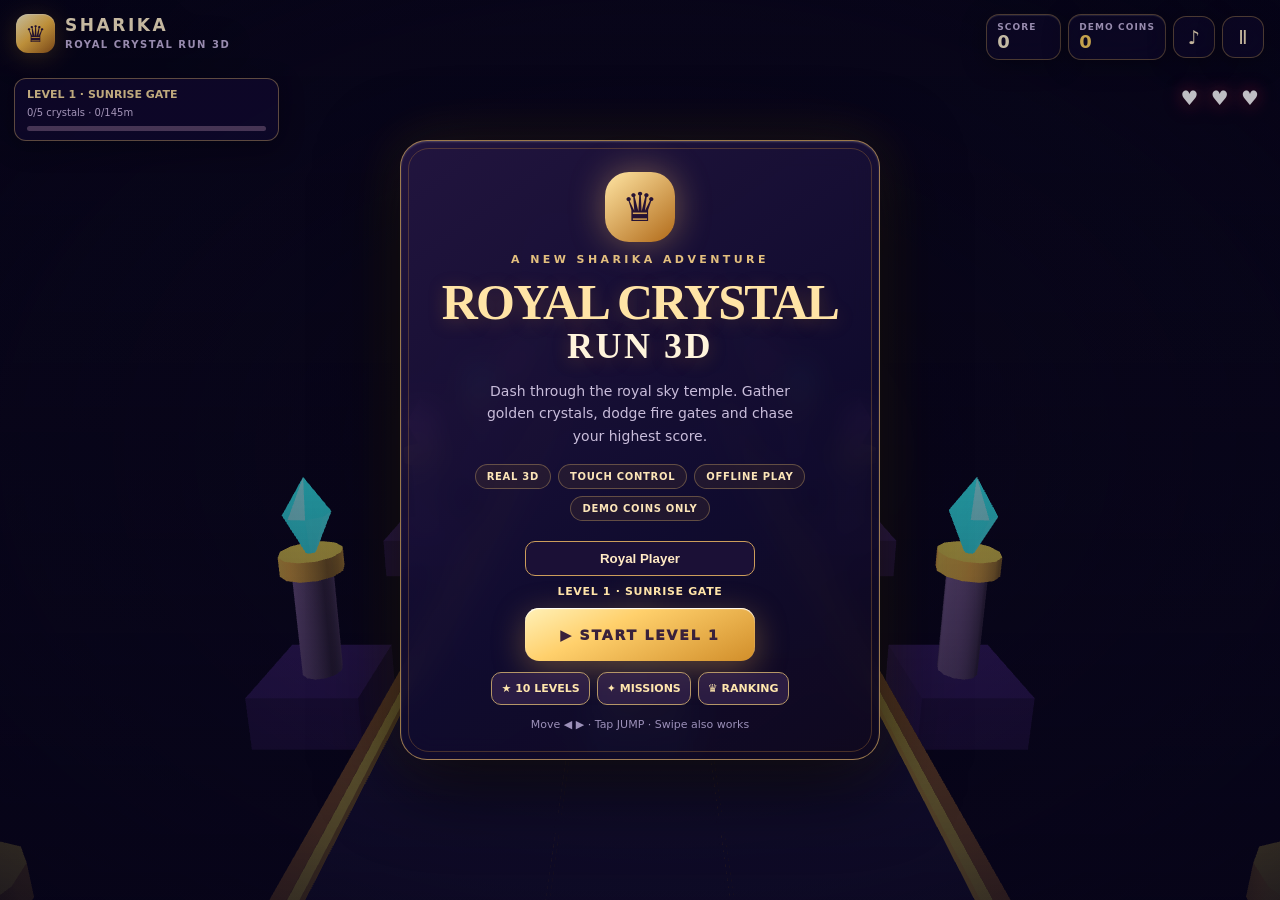
<file: demos/royal-crystal-run-3d/index.html>
<!DOCTYPE html><html lang="en"><head>
<meta charset="utf-8">
<meta name="viewport" content="width=device-width,initial-scale=1,viewport-fit=cover,user-scalable=no">
<meta name="theme-color" content="#08051a">
<title>Sharika | Royal Crystal Run 3D</title>
<style>
:root { --gold:#ffe3a0; --amber:#ffbc42; --gold2:#e6a83e; --ink:#09071d; --glass:rgba(16,10,43,.68); --edge:rgba(246,195,99,.36); --muted:#a9a0c4; }
*{box-sizing:border-box}html,body{width:100%;height:100%;margin:0;overflow:hidden;background:#09071d;color:#fff;font-family:system-ui,-apple-system,"Segoe UI",sans-serif;touch-action:none;-webkit-user-select:none;user-select:none}button{font:inherit;cursor:pointer;-webkit-tap-highlight-color:transparent}button:focus-visible{outline:2px solid #ffe3a0;outline-offset:3px}
#game{position:absolute;width:100%;height:100%;display:block;touch-action:none}
#vignette{pointer-events:none;position:absolute;inset:0;background:radial-gradient(ellipse at 51% 50%,transparent 28%,rgba(4,3,23,.28) 70%,rgba(4,2,20,.68) 100%)}
#top{position:absolute;z-index:5;top:max(14px,env(safe-area-inset-top));left:16px;right:16px;display:flex;justify-content:space-between;align-items:flex-start;gap:12px;pointer-events:none}
.brand{display:flex;gap:10px;align-items:center;filter:drop-shadow(0 2px 14px #0007);pointer-events:auto}.emblem{width:39px;height:39px;display:grid;place-items:center;border-radius:12px;background:linear-gradient(140deg,#fff5c7,#f6bb44 50%,#9c5b17);box-shadow:inset 0 1px 1px #fff6,0 4px 25px #e4a74440;color:#2b1534;font-size:23px}.brandname{font-size:17px;letter-spacing:.15em;font-weight:900;color:#fff0ca;line-height:1.05}.branddesc{font-size:10px;letter-spacing:.15em;color:#c7b6df;font-weight:700;margin-top:4px}
.hud{display:flex;align-items:center;gap:7px;pointer-events:auto}.stat{background:var(--glass);border:1px solid var(--edge);box-shadow:0 5px 25px #0006,inset 0 1px 1px #fff2;border-radius:13px;padding:7px 10px;min-width:75px;backdrop-filter:blur(12px)}.stat small{color:#c5b6dd;font-size:9px;letter-spacing:.12em;display:block;font-weight:700}.stat strong{font-size:18px;display:block;color:#fff4d0;font-weight:900;line-height:1.1;font-variant-numeric:tabular-nums}.stat .gold{color:#ffd35d}.iconbtn{height:42px;width:42px;border:1px solid var(--edge);border-radius:13px;color:#ffedc5;background:var(--glass);box-shadow:0 5px 25px #0006;font-size:19px;backdrop-filter:blur(12px)}
#hearts{position:absolute;z-index:4;top:86px;right:18px;font-size:20px;text-shadow:0 2px 15px #000;letter-spacing:3px;filter:drop-shadow(0 0 7px #fb307366)}
#objective{position:absolute;z-index:4;left:50%;top:19%;transform:translateX(-50%);background:#120b36a1;border:1px solid #efbc6057;border-radius:100px;padding:7px 17px;color:#ffe6a0;font-size:11px;font-weight:800;letter-spacing:.11em;white-space:nowrap;opacity:0;transition:opacity .35s;pointer-events:none;text-transform:uppercase}#objective.visible{opacity:1}
#controls{position:absolute;z-index:7;inset:auto 0 max(22px,env(safe-area-inset-bottom)) 0;display:none;align-items:flex-end;justify-content:space-between;padding:0 clamp(17px,4vw,55px);pointer-events:none}.controls-side{display:flex;align-items:center;gap:12px}.touchbtn{display:grid;place-items:center;width:67px;height:67px;pointer-events:auto;touch-action:none;user-select:none;border:1px solid #f8d38e7a;border-radius:20px;background:linear-gradient(155deg,#312447c9,#140e36e6);box-shadow:0 8px 25px #0007,inset 0 1px 1px #fff4;color:#ffe6a6;font-size:27px;font-weight:800}.touchbtn:active{transform:scale(.92);background:#6e4a45e0}.touchbtn.jump{width:83px;height:83px;border-radius:50%;background:radial-gradient(circle at 32% 15%,#ffedbd,#f6b641 55%,#b76b22);color:#341235;font-size:12px;letter-spacing:.1em;border:3px solid #fff0bd;box-shadow:0 5px 30px #ffd46850,0 8px 17px #0008}
#toast{position:absolute;pointer-events:none;left:50%;top:36%;transform:translate(-50%,0);font-size:23px;color:#fff3b8;font-weight:1000;text-shadow:0 3px 20px #ec9100,0 5px 10px #000;z-index:10;opacity:0;transition:opacity .18s,transform .3s}#toast.show{opacity:1;transform:translate(-50%,-12px)}
.overlay{position:absolute;inset:0;z-index:8;display:flex;align-items:center;justify-content:center;padding:16px;background:linear-gradient(180deg,#08061b3b,#08051a55 40%,#08051aab);transition:opacity .3s}.overlay.hidden{opacity:0;visibility:hidden;pointer-events:none}.panel{position:relative;width:min(480px,95vw);padding:31px 28px 28px;text-align:center;background:linear-gradient(145deg,#241642ed,#100b2eea 62%,#10091ef5);border:1px solid #e4b462a8;border-radius:27px;box-shadow:0 20px 80px #000b,inset 0 1px 2px #fff3,0 0 55px #f6bb3420;backdrop-filter:blur(14px)}.panel:before{content:"";position:absolute;inset:7px;border:1px solid #b57b3957;border-radius:21px;pointer-events:none}.crest{margin:0 auto 11px;width:70px;height:70px;display:grid;place-items:center;border-radius:24px;background:linear-gradient(140deg,#ffe5a3,#b16a19);color:#261334;font-size:40px;box-shadow:0 0 35px #ffc46e66}.eyebrow{font-size:11px;letter-spacing:.31em;text-transform:uppercase;color:#e3bf7e;font-weight:800;margin:8px 0 4px}.panel h1{font-family:Georgia,"Times New Roman",serif;font-weight:800;line-height:1.05;margin:10px 0 14px;font-size:clamp(35px,6.2vw,50px);letter-spacing:-.035em;color:#ffe4a6;text-shadow:0 3px 18px #d2883044}.panel h1 em{display:block;font-style:normal;color:#fff4dc;font-size:.72em;letter-spacing:.07em}.panel p{font-size:14px;line-height:1.6;color:#c9bddb;margin:0 auto 17px;max-width:330px}.tags{display:flex;flex-wrap:wrap;justify-content:center;gap:7px;margin-bottom:20px}.tags span{font-size:10px;letter-spacing:.07em;border:1px solid #f4c9764f;border-radius:50px;padding:6px 11px;color:#fce5b8;background:#a57a261b;font-weight:800}.cta{background:linear-gradient(155deg,#fff1b8 0%,#ffd06c 36%,#d18e2a 100%);border:0;border-radius:14px;min-height:53px;padding:13px 32px;min-width:230px;box-shadow:0 8px 32px #f3b44c57,inset 0 1px 1px #fff;color:#39213b;font-weight:1000;font-size:14px;letter-spacing:.13em;text-transform:uppercase}.cta:active{transform:translateY(2px)}.subnote{color:#9c90b9;font-size:11px;margin-top:13px}.result{display:flex;justify-content:center;gap:16px;margin:11px 0 25px}.result div{background:#161135;border:1px solid #b58f5154;padding:12px 16px;border-radius:13px;min-width:115px}.result strong{display:block;color:#ffdc8c;font-size:23px}.result small{color:#b5a7ca;font-size:10px;letter-spacing:.1em}
#fallback{position:absolute;inset:0;display:none;z-index:30;background:#120a26;align-items:center;justify-content:center;text-align:center;padding:30px}#fallback>div{max-width:360px;line-height:1.55}#fallback h2{color:#ffe3a0}#hint{position:absolute;z-index:4;bottom:111px;left:50%;transform:translateX(-50%);font-size:11px;color:#dbcaf4;text-shadow:0 2px 7px #0008;white-space:nowrap;pointer-events:none;display:none}
@media(max-width:580px){#top{left:10px;right:10px;gap:5px}.brand{gap:5px}.emblem{width:31px;height:31px;border-radius:10px;font-size:19px}.brandname{font-size:12px;letter-spacing:.08em}.branddesc{font-size:7px;letter-spacing:.08em}.hud{gap:4px}.stat{padding:5px 6px;min-width:53px;border-radius:10px}.stat strong{font-size:14px}.stat small{font-size:7px}.iconbtn{height:32px;width:32px;font-size:15px;border-radius:10px}#hearts{top:62px;font-size:16px;right:12px}#objective{top:16%;font-size:9px;padding:6px 11px}.panel{padding:25px 20px 23px}.crest{width:57px;height:57px;font-size:31px}.panel h1{font-size:34px}.panel p{font-size:12px}.touchbtn{width:60px;height:60px;border-radius:17px}.touchbtn.jump{width:72px;height:72px}#controls{padding:0 20px}.controls-side{gap:9px}#hint{display:none!important}}
@media(max-height:560px){.panel{padding:14px 23px}.crest{width:42px;height:42px;border-radius:12px;font-size:24px;margin-bottom:2px}.panel h1{font-size:32px;margin:6px 0}.eyebrow{margin:3px 0}.panel p{font-size:11px;line-height:1.4;margin-bottom:8px}.tags{margin-bottom:9px}.tags span{padding:4px 8px}.cta{min-height:42px}.subnote{margin-top:7px}.result{margin:4px 0 8px}.result div{padding:6px}.result strong{font-size:17px}}
@media(prefers-reduced-motion:reduce){*,*:before,*:after{transition-duration:0s!important;animation-duration:0s!important}}

#stageHUD{position:absolute;top:78px;left:14px;z-index:5;pointer-events:none;background:#120b32cf;border:1px solid #dcb16d88;border-radius:12px;padding:9px 12px;width:min(265px,70vw);box-shadow:0 6px 23px #0006}#stageHUD b{display:block;font-size:11px;color:#ffe3a0}#stageHUD small{font-size:10px;color:#dbc6ef}#stageTrack,#bossTrack{height:5px;background:#5d4669;margin-top:6px;border-radius:9px;overflow:hidden}#stageMeter,#bossMeter{display:block;height:100%;width:0;background:linear-gradient(90deg,#69d9ff,#ffe07a);transition:width .2s}#bossHUD{position:absolute;top:154px;left:50%;transform:translateX(-50%);z-index:5;width:min(280px,75vw);padding:8px 11px;background:#45152cdc;border:1px solid #f18484;border-radius:11px;color:#ffdfbc;font-size:11px;font-weight:900;text-align:center;pointer-events:none}#bossHUD.hidden{display:none}#bossMeter{background:linear-gradient(90deg,#f64c65,#fbc26e);width:100%}
#nickname{width:min(230px,100%);display:block;margin:2px auto 9px;padding:9px;background:#1b1036;border:1px solid #cc9d5b;border-radius:10px;color:#ffe9c4;text-align:center;font-weight:700}#levelLabel{display:block;color:#ffe5ab;font-size:11px;margin-bottom:10px;font-weight:900;letter-spacing:.06em}.extras{display:flex;justify-content:center;flex-wrap:wrap;gap:7px;margin:11px 0 6px}.extras button{background:#38254fae;color:#ffe6ad;border:1px solid #b59667;border-radius:10px;padding:9px;font-size:11px;font-weight:900}
#sheet .panel{width:min(525px,95vw);max-height:90vh;overflow:auto;text-align:left;padding:20px 15px}#sheet h2{font:800 24px Georgia,serif;color:#ffe3aa;text-align:center;margin:0 0 12px}#sheetBody{max-height:55vh;overflow:auto}.level-grid{display:grid;grid-template-columns:repeat(5,1fr);gap:7px}.level-grid button{padding:8px 3px;min-height:71px;background:#39274e;color:#ffe2ac;border-radius:11px;border:1px solid #ac835d}.level-grid button:disabled{opacity:.4;filter:grayscale(1)}.level-grid .active{border-color:#ffe5a9;background:#76512d}.level-grid b{display:block;font-size:20px}.level-grid small{font-size:9px;display:block}.task-row{display:flex;justify-content:space-between;gap:8px;align-items:center;background:#211731;border:1px solid #795c7c;border-radius:11px;padding:11px;margin:8px 0;color:#ffe1b8;font-size:12px}.task-row small{display:block;color:#c6b5d6;font-size:10px;margin-top:3px}.task-row button{background:#e6b35f;border:0;border-radius:8px;padding:9px;color:#341a36;font-weight:900}.task-row button:disabled{opacity:.46}#winMenu{display:block;margin:10px auto 0;padding:10px;background:transparent;border:1px solid #ac8b63;border-radius:10px;color:#ffdda2}
@media(max-width:580px){#stageHUD{top:60px;left:10px;width:210px;padding:6px 9px}#stageHUD b{font-size:9px}#stageHUD small{font-size:9px}#bossHUD{top:118px}.level-grid button{min-height:59px;padding:5px 2px}.level-grid b{font-size:17px}.level-grid small{font-size:8px}}
@media(max-height:560px){#menu.overlay,#over.overlay,#victory.overlay,#paused.overlay{align-items:flex-start;overflow-y:auto;padding:6px}#menu .panel,#over .panel,#victory .panel,#paused .panel{max-height:calc(100dvh - 12px);overflow-y:auto;margin:auto;flex-shrink:0}#menu .panel .crest{display:none}#menu .panel h1{font-size:clamp(22px,4vw,32px);margin:4px 0}#menu .panel p{font-size:11px;line-height:1.35;margin-bottom:5px}#menu .tags{margin-bottom:6px}#menu #nickname{padding:6px;margin-bottom:5px}#menu #levelLabel{margin-bottom:6px}#menu .extras{margin:5px 0}#menu .extras button{padding:6px 9px}#menu .cta{min-height:39px;padding:7px}#menu .subnote{margin-top:5px}}</style>
</head>
<body>
<canvas id="game" aria-label="Playable 3D royal crystal runner" width="1920" height="1080"></canvas><div id="vignette"></div>
<div id="top"><div class="brand"><div class="emblem" aria-hidden="true">♛</div><div><div class="brandname">SHARIKA</div><div class="branddesc">ROYAL CRYSTAL RUN 3D</div></div></div><div class="hud"><div class="stat"><small>SCORE</small><strong id="score">0</strong></div><div class="stat"><small>DEMO COINS</small><strong class="gold" id="coins">0</strong></div><button class="iconbtn" id="sound" aria-label="Toggle sound" title="Toggle sound">♪</button><button class="iconbtn" id="pause" aria-label="Pause game" title="Pause game">Ⅱ</button></div></div>
<div id="hearts" aria-label="Lives">♥ ♥ ♥</div><div id="objective">COLLECT CRYSTALS · AVOID THE FIRE GATES</div><div id="toast"></div>
<div id="controls"><div class="controls-side"><button class="touchbtn" id="left" aria-label="Move left">❮</button><button class="touchbtn" id="right" aria-label="Move right">❯</button></div><button class="touchbtn jump" id="jump" aria-label="Jump">JUMP</button></div><div id="hint">← → Move &nbsp; • &nbsp; Space to jump</div>
<div class="overlay" id="menu"><div class="panel"><div class="crest">♛</div><div class="eyebrow">A NEW SHARIKA ADVENTURE</div><h1>ROYAL CRYSTAL <em>RUN 3D</em></h1><p>Dash through the royal sky temple. Gather golden crystals, dodge fire gates and chase your highest score.</p><div class="tags"><span>REAL 3D</span><span>TOUCH CONTROL</span><span>OFFLINE PLAY</span><span>DEMO COINS ONLY</span></div><input id="nickname" maxlength="16" placeholder="Player nickname" aria-label="Player nickname" autocomplete="nickname"><span id="levelLabel">LEVEL 1 · SUNRISE GATE</span><button class="cta" id="start">▶ START LEVEL 1</button><div class="extras"><button id="levelMenu">★ 10 LEVELS</button><button id="missionMenu">✦ MISSIONS</button><button id="rankMenu">♛ RANKING</button></div><div class="subnote">Move ◀ ▶ · Tap JUMP · Swipe also works</div></div></div>
<div class="overlay hidden" id="paused"><div class="panel"><div class="crest">♛</div><div class="eyebrow">TAKE YOUR TIME</div><h1>PAUSED</h1><p>Your royal run is waiting.</p><button class="cta" id="resume">▶ &nbsp; RESUME</button></div></div>
<div class="overlay hidden" id="over"><div class="panel"><div class="crest">★</div><div class="eyebrow">ROYAL RUN FINISHED</div><h1>GAME OVER</h1><p>Every crystal brings you closer to the throne.</p><div class="result"><div><small>YOUR SCORE</small><strong id="finalscore">0</strong></div><div><small>BEST SCORE</small><strong id="bestscore">0</strong></div></div><button class="cta" id="restart">↻ RETRY LEVEL</button><div class="extras"><button id="resultLevels">LEVELS</button><button id="resultRank">RANKING</button></div><div class="subnote">Demo coins have no cash value or wallet connection</div></div></div>

<div id="stageHUD" role="status"><b id="stageTitle">LEVEL 1 · SUNRISE GATE</b><small id="stageDesc">Crystal challenge</small><div id="stageTrack"><i id="stageMeter"></i></div></div>
<div class="hidden" id="bossHUD">BOSS CHALLENGE · <span id="bossName">GUARDIAN</span><div id="bossTrack"><i id="bossMeter"></i></div></div>
<div class="overlay hidden" id="sheet"><div class="panel"><h2 id="sheetTitle">ROYAL CAMPAIGN</h2><div id="sheetBody"></div><button class="cta" id="sheetClose" style="display:block;margin:12px auto 0;min-width:150px">CLOSE</button></div></div>
<div class="overlay hidden" id="victory"><div class="panel"><div class="crest">🏆</div><div class="eyebrow">STAGE CLEARED</div><h1 id="victoryTitle">LEVEL COMPLETE</h1><p id="victoryText">Royal rewards earned!</p><div class="result"><div><small>YOUR SCORE</small><strong id="victoryScore">0</strong></div><div><small>PRACTICE BONUS</small><strong id="victoryBonus">0</strong></div></div><button class="cta" id="victoryNext">▶ NEXT LEVEL</button><button id="winMenu">LEVEL SELECT</button><div class="subnote">Free practice coins only. No prizes, withdrawals or real money.</div></div></div>
<div id="fallback"><div><h2>3D graphics unavailable</h2><p>This game needs a browser with WebGL enabled. Open it in the latest Chrome or another WebGL-capable browser.</p></div></div>
<script>
(()=>{'use strict';
const canvas=document.getElementById('game');const el=id=>document.getElementById(id);
const gl=canvas.getContext('webgl',{alpha:false,antialias:true,powerPreference:'high-performance'})||canvas.getContext('experimental-webgl');
if(!gl){el('fallback').style.display='flex';return;}
const vert=`attribute vec3 aPosition;attribute vec3 aNormal;uniform mat4 uP;uniform mat4 uV;uniform mat4 uM;varying vec3 vN;varying vec3 vW;varying float vDepth;void main(){vec4 w=uM*vec4(aPosition,1.0);vW=w.xyz;vN=normalize(mat3(uM)*aNormal);vec4 eye=uV*w;vDepth=-eye.z;gl_Position=uP*eye;}`;
const frag=`precision mediump float;uniform vec3 uColor;uniform float uGlow;uniform float uAlpha;varying vec3 vN;varying vec3 vW;varying float vDepth;void main(){vec3 n=normalize(vN);vec3 l=normalize(vec3(-0.46,0.92,0.54));float d=max(dot(n,l),0.0);float rim=pow(1.0-max(dot(n,normalize(vec3(0.1,0.65,1.0))),0.0),2.4);float s=pow(max(dot(reflect(-l,n),normalize(vec3(0.1,0.65,1.0))),0.0),22.0);vec3 col=uColor*(0.38+d*0.79)+vec3(1.0,0.83,0.54)*s*.62+uColor*(rim*.23+uGlow);float fog=smoothstep(21.0,79.0,vDepth);col=mix(col,vec3(.057,.035,.125),fog*.96);gl_FragColor=vec4(col,uAlpha);}`;
function shader(type,src){const s=gl.createShader(type);gl.shaderSource(s,src);gl.compileShader(s);if(!gl.getShaderParameter(s,gl.COMPILE_STATUS))throw Error(gl.getShaderInfoLog(s));return s;}
let program;try{program=gl.createProgram();gl.attachShader(program,shader(gl.VERTEX_SHADER,vert));gl.attachShader(program,shader(gl.FRAGMENT_SHADER,frag));gl.linkProgram(program);if(!gl.getProgramParameter(program,gl.LINK_STATUS))throw Error(gl.getProgramInfoLog(program));}catch(e){console.error(e);el('fallback').style.display='flex';return;}
gl.useProgram(program);const loc={p:gl.getUniformLocation(program,'uP'),v:gl.getUniformLocation(program,'uV'),m:gl.getUniformLocation(program,'uM'),color:gl.getUniformLocation(program,'uColor'),glow:gl.getUniformLocation(program,'uGlow'),alpha:gl.getUniformLocation(program,'uAlpha'),pos:gl.getAttribLocation(program,'aPosition'),norm:gl.getAttribLocation(program,'aNormal')};gl.enable(gl.DEPTH_TEST);gl.depthFunc(gl.LEQUAL);gl.clearColor(.041,.027,.102,1);
const M={ident:()=>new Float32Array([1,0,0,0,0,1,0,0,0,0,1,0,0,0,0,1]),mul:(a,b)=>{let o=new Float32Array(16);for(let c=0;c<4;c++)for(let r=0;r<4;r++)for(let k=0;k<4;k++)o[c*4+r]+=a[k*4+r]*b[c*4+k];return o;},translate:(x,y,z)=>{let a=M.ident();a[12]=x;a[13]=y;a[14]=z;return a},scale:(x,y,z)=>new Float32Array([x,0,0,0,0,y,0,0,0,0,z,0,0,0,0,1]),ry:t=>new Float32Array([Math.cos(t),0,-Math.sin(t),0,0,1,0,0,Math.sin(t),0,Math.cos(t),0,0,0,0,1]),rx:t=>new Float32Array([1,0,0,0,0,Math.cos(t),Math.sin(t),0,0,-Math.sin(t),Math.cos(t),0,0,0,0,1]),rz:t=>new Float32Array([Math.cos(t),Math.sin(t),0,0,-Math.sin(t),Math.cos(t),0,0,0,0,1]),persp:(fov,aspect,n,f)=>{const t=1/Math.tan(fov/2),a=new Float32Array(16);a[0]=t/aspect;a[5]=t;a[10]=(f+n)/(n-f);a[11]=-1;a[14]=2*f*n/(n-f);return a},look:(eye,target,up)=>{const sub=(a,b)=>a.map((v,i)=>v-b[i]),cross=(a,b)=>[a[1]*b[2]-a[2]*b[1],a[2]*b[0]-a[0]*b[2],a[0]*b[1]-a[1]*b[0]],dot=(a,b)=>a.reduce((v,x,i)=>v+x*b[i],0),norm=a=>{let len=Math.hypot(...a)||1;return a.map(v=>v/len)};let z=norm(sub(eye,target)),x=norm(cross(up,z)),y=cross(z,x);return new Float32Array([x[0],y[0],z[0],0,x[1],y[1],z[1],0,x[2],y[2],z[2],0,-dot(x,eye),-dot(y,eye),-dot(z,eye),1]);}};
function model(x,y,z,sx,sy,sz,ry=0,rx=0,rz=0){let a=M.mul(M.translate(x,y,z),M.ry(ry));if(rx)a=M.mul(a,M.rx(rx));if(rz)a=M.mul(a,M.rz(rz));return M.mul(a,M.scale(sx,sy,sz));}
function makeMesh(vertices,normals,indices){const obj={count:indices.length};obj.v=gl.createBuffer();gl.bindBuffer(gl.ARRAY_BUFFER,obj.v);gl.bufferData(gl.ARRAY_BUFFER,new Float32Array(vertices),gl.STATIC_DRAW);obj.n=gl.createBuffer();gl.bindBuffer(gl.ARRAY_BUFFER,obj.n);gl.bufferData(gl.ARRAY_BUFFER,new Float32Array(normals),gl.STATIC_DRAW);obj.i=gl.createBuffer();gl.bindBuffer(gl.ELEMENT_ARRAY_BUFFER,obj.i);gl.bufferData(gl.ELEMENT_ARRAY_BUFFER,new Uint16Array(indices),gl.STATIC_DRAW);return obj;}
function geomCube(){let p=[],n=[],idx=[];const faces=[[[0,0,1],[-1,-1,1],[1,-1,1],[1,1,1],[-1,1,1]],[[0,0,-1],[1,-1,-1],[-1,-1,-1],[-1,1,-1],[1,1,-1]],[[1,0,0],[1,-1,1],[1,-1,-1],[1,1,-1],[1,1,1]],[[-1,0,0],[-1,-1,-1],[-1,-1,1],[-1,1,1],[-1,1,-1]],[[0,1,0],[-1,1,1],[1,1,1],[1,1,-1],[-1,1,-1]],[[0,-1,0],[-1,-1,-1],[1,-1,-1],[1,-1,1],[-1,-1,1]]];for(const f of faces){let base=p.length/3;for(let j=1;j<=4;j++){p.push(...f[j]);n.push(...f[0]);}idx.push(base,base+1,base+2,base,base+2,base+3);}return makeMesh(p,n,idx)}
function geomCylinder(segments=12){let p=[],n=[],idx=[];for(let i=0;i<=segments;i++){const th=i/segments*Math.PI*2,x=Math.cos(th),z=Math.sin(th);p.push(x,-1,z,x,1,z);n.push(x,0,z,x,0,z)}for(let i=0;i<segments;i++){let a=i*2;idx.push(a,a+1,a+2,a+1,a+3,a+2)}let base=p.length/3;p.push(0,1,0);n.push(0,1,0);for(let i=0;i<=segments;i++){let t=i/segments*Math.PI*2;p.push(Math.cos(t),1,Math.sin(t));n.push(0,1,0)}for(let i=0;i<segments;i++)idx.push(base,base+1+i,base+2+i);base=p.length/3;p.push(0,-1,0);n.push(0,-1,0);for(let i=0;i<=segments;i++){let t=i/segments*Math.PI*2;p.push(Math.cos(t),-1,Math.sin(t));n.push(0,-1,0)}for(let i=0;i<segments;i++)idx.push(base,base+2+i,base+1+i);return makeMesh(p,n,idx)}
function geomGem(sides=8){let p=[],n=[],idx=[];const pts=[[0,1.5,0]];for(let j=0;j<sides;j++){let a=j/sides*2*Math.PI;pts.push([Math.cos(a),.3,Math.sin(a)])}pts.push([0,-1.35,0]);const bot=sides+1;function face(a,b,c){let ab=pts[b].map((v,i)=>v-pts[a][i]),ac=pts[c].map((v,i)=>v-pts[a][i]),normal=[ab[1]*ac[2]-ab[2]*ac[1],ab[2]*ac[0]-ab[0]*ac[2],ab[0]*ac[1]-ab[1]*ac[0]],l=Math.hypot(...normal)||1;normal=normal.map(v=>v/l);let k=p.length/3;for(let x of [a,b,c]){p.push(...pts[x]);n.push(...normal)}idx.push(k,k+1,k+2);}for(let j=1;j<=sides;j++){let q=j===sides?1:j+1;face(0,j,q);face(bot,q,j)}return makeMesh(p,n,idx)}
function geomTorus(R=1,r=.23,seg=20,tube=7){let p=[],n=[],idx=[];for(let i=0;i<=seg;i++){let a=i/seg*2*Math.PI,ca=Math.cos(a),sa=Math.sin(a);for(let j=0;j<=tube;j++){let b=j/tube*2*Math.PI,cb=Math.cos(b),sb=Math.sin(b);p.push((R+r*cb)*ca,(R+r*cb)*sa,r*sb);n.push(ca*cb,sa*cb,sb)}}for(let i=0;i<seg;i++)for(let j=0;j<tube;j++){let a=i*(tube+1)+j,b=a+tube+1;idx.push(a,b,a+1,b,b+1,a+1)}return makeMesh(p,n,idx)}
function geomSphere(lat=9,lon=13){let p=[],n=[],idx=[];for(let a=0;a<=lat;a++){let theta=a/lat*Math.PI;for(let b=0;b<=lon;b++){let phi=b/lon*Math.PI*2,x=Math.sin(theta)*Math.cos(phi),y=Math.cos(theta),z=Math.sin(theta)*Math.sin(phi);p.push(x,y,z);n.push(x,y,z)}}for(let a=0;a<lat;a++)for(let b=0;b<lon;b++){let i=a*(lon+1)+b;idx.push(i,i+lon+1,i+1,i+1,i+lon+1,i+lon+2)}return makeMesh(p,n,idx)}
let G={cube:geomCube(),cyl:geomCylinder(),gem:geomGem(),ring:geomTorus(),sphere:geomSphere()};let prevMesh=null;
const C={gold:[1,.75,.27],light:[1,.9,.62],white:[.96,.9,1],deep:[.08,.055,.18],violet:[.24,.13,.43],slate:[.13,.11,.28],edge:[.55,.36,.15],cyan:[.18,.94,1],blue:[.25,.55,1],red:[1,.19,.28],pink:[1,.35,.71],green:[.3,1,.62]};
function draw(mesh,x,y,z,sx,sy,sz,color,ry=0,rx=0,rz=0,glow=0,alpha=1){if(mesh!==prevMesh){gl.bindBuffer(gl.ARRAY_BUFFER,mesh.v);gl.vertexAttribPointer(loc.pos,3,gl.FLOAT,false,0,0);gl.enableVertexAttribArray(loc.pos);gl.bindBuffer(gl.ARRAY_BUFFER,mesh.n);gl.vertexAttribPointer(loc.norm,3,gl.FLOAT,false,0,0);gl.enableVertexAttribArray(loc.norm);gl.bindBuffer(gl.ELEMENT_ARRAY_BUFFER,mesh.i);prevMesh=mesh;}gl.uniformMatrix4fv(loc.m,false,model(x,y,z,sx,sy,sz,ry,rx,rz));gl.uniform3fv(loc.color,color);gl.uniform1f(loc.glow,glow);gl.uniform1f(loc.alpha,alpha);gl.drawElements(gl.TRIANGLES,mesh.count,gl.UNSIGNED_SHORT,0)}
let state='menu',score=0,demoCoins=0,lives=3,best=0,elapsed=0,distance=0,speed=15,heroLane=1,heroX=0,jumpH=0,jumpVel=0,spawnTimer=1,items=[],sparkles=[],shield=0,invuln=0,toastTimer=0,muted=false,last=0,clock=0,showHintTimer=0;
try{best=Number(localStorage.getItem('sharika-royal-crystal-best')||0)||0;}catch(e){}
const laneX=[-2.55,0,2.55];const coinText=n=>Math.floor(n).toLocaleString('en-US');let audio=null;
function sound(freq=520,dur=.13,type='sine',vol=.11){if(muted)return;try{audio=audio||new (window.AudioContext||window.webkitAudioContext)();if(audio.state==='suspended')audio.resume();let o=audio.createOscillator(),gain=audio.createGain();o.type=type;o.frequency.setValueAtTime(freq,audio.currentTime);o.frequency.exponentialRampToValueAtTime(Math.max(90,freq*.65),audio.currentTime+dur);gain.gain.setValueAtTime(vol,audio.currentTime);gain.gain.exponentialRampToValueAtTime(.001,audio.currentTime+dur);o.connect(gain).connect(audio.destination);o.start();o.stop(audio.currentTime+dur)}catch(e){}}
function toast(message){el('toast').textContent=message;el('toast').classList.add('show');toastTimer=.7}
function hud(){el('score').textContent=coinText(score);el('coins').textContent=coinText(demoCoins);el('hearts').textContent=Array.from({length:3},(_,i)=>i<lives?'♥':'♡').join(' ')}
function visibility(id,yes){el(id).classList.toggle('hidden',!yes)}

const LEVELS=[
['SUNRISE GATE',145,5,0,200],['EMERALD BRIDGE',195,8,0,300],['MOONSTONE PATH',235,10,0,400],['PHOENIX COURT',275,12,0,500],
['FIRE GUARDIAN',315,14,3,900],['STARFALL VALLEY',350,16,0,600],['SAPPHIRE TOWER',390,18,0,700],
['SHADOW KINGDOM',440,20,0,800],['GOLDEN SUMMIT',490,22,0,900],['CRYSTAL EMPEROR',540,24,5,1800]];
const DAILY=[['gems','Collect 25 crystals',25,500],['jumps','Jump 10 times',10,350],['wins','Clear 2 levels',2,1000]];
const KEY='soverix-royal-campaign-v2';const today=()=>new Date().toLocaleDateString('en-CA');
function newDaily(){return {date:today(),gems:0,jumps:0,wins:0,claims:[false,false,false]}}
let profile={unlocked:1,selected:1,bank:0,player:'Royal Player',daily:newDaily(),scores:[]};
try{const saved=JSON.parse(localStorage.getItem(KEY)||'null');if(saved&&typeof saved==='object'){profile={...profile,...saved};profile.unlocked=Math.max(1,Math.min(10,Number(saved.unlocked)||1));profile.selected=Math.max(1,Math.min(profile.unlocked,Number(saved.selected)||1));profile.bank=Math.max(0,Number(saved.bank)||0);profile.player=String(saved.player||'Royal Player').slice(0,16);profile.scores=Array.isArray(saved.scores)?saved.scores.slice(0,10):[]}}catch(e){}
if(!profile.daily||profile.daily.date!==today())profile.daily=newDaily();
let chosen=profile.selected,gems=0,bossOn=false,bossHP=0,bossMax=0,stageTick=0,ended=false;
function save(){try{localStorage.setItem(KEY,JSON.stringify(profile))}catch(e){}}
function getName(){const node=el('nickname');profile.player=String(node.value||profile.player||'Royal Player').trim().slice(0,16)||'Royal Player';node.value=profile.player;save();return profile.player}
function dailyAdd(field){if(profile.daily.date!==today())profile.daily=newDaily();profile.daily[field]=(Number(profile.daily[field])||0)+1;save()}
function stageHUD(){const l=LEVELS[chosen-1];el('stageTitle').textContent='LEVEL '+chosen+' · '+l[0];el('stageDesc').textContent=bossOn?'Pick up golden orbs to hit the boss':gems+'/'+l[2]+' crystals · '+Math.floor(distance)+'/'+l[1]+'m';el('stageMeter').style.width=bossOn?'100%':Math.floor(100*Math.min(1,Math.min(gems/l[2],distance/l[1])))+'%';el('bossHUD').classList.toggle('hidden',!bossOn);if(bossOn){el('bossName').textContent=l[0];el('bossMeter').style.width=(100*bossHP/bossMax)+'%'}}
function stageHeader(){const l=LEVELS[chosen-1];el('levelLabel').textContent='LEVEL '+chosen+' · '+l[0]+(l[3]?' · BOSS':'');el('start').textContent='▶ START LEVEL '+chosen;stageHUD()}
function rankSave(win){profile.bank=demoCoins;profile.scores.push({name:getName(),level:chosen,score:Math.floor(score),won:!!win});profile.scores.sort((a,b)=>b.score-a.score);profile.scores=profile.scores.slice(0,10);save()}
function menuShow(){state='menu';visibility('victory',false);visibility('over',false);visibility('sheet',false);visibility('menu',true);el('controls').style.display='none';chosen=profile.selected;stageHeader()}
function won(){if(ended)return;ended=true;state='won';el('controls').style.display='none';el('objective').classList.remove('visible');el('hint').style.display='none';bossOn=false;el('bossHUD').classList.add('hidden');profile.unlocked=Math.max(profile.unlocked,Math.min(10,chosen+1));profile.selected=Math.min(10,chosen+1);demoCoins+=LEVELS[chosen-1][4];dailyAdd('wins');rankSave(true);hud();el('victoryTitle').textContent=chosen===10?'ROYAL CHAMPION!':'LEVEL '+chosen+' CLEAR';el('victoryText').textContent=chosen===10?'All ten kingdoms conquered!':'Next unlocked: '+LEVELS[chosen][0];el('victoryScore').textContent=coinText(score);el('victoryBonus').textContent='+'+LEVELS[chosen-1][4];el('victoryNext').textContent=chosen===10?'★ LEVEL SELECT':'▶ NEXT LEVEL';visibility('victory',true);sound(960,.45,'triangle',.1)}
function stageCheck(){if(state!=='run'||bossOn)return;const l=LEVELS[chosen-1];if(distance>=l[1]&&gems>=l[2]){if(l[3]){bossOn=true;bossMax=l[3];bossHP=l[3];items=[];spawnTimer=.25;toast('BOSS CHALLENGE!');sound(180,.55,'sawtooth')}else won()}}
function showSheet(kind){if(state==='run')return;const body=el('sheetBody');body.replaceChildren();el('sheetTitle').textContent=kind==='levels'?'10 ROYAL LEVELS':kind==='missions'?'DAILY MISSIONS':'RANKING · THIS DEVICE';
if(kind==='levels'){const grid=document.createElement('div');grid.className='level-grid';LEVELS.forEach((l,i)=>{const b=document.createElement('button');b.disabled=i+1>profile.unlocked;b.className=i+1===chosen?'active':'';const t=document.createElement('b');t.textContent=b.disabled?'🔒':String(i+1);const n=document.createElement('small');n.textContent=l[0]+(l[3]?' • BOSS':'');b.append(t,n);b.addEventListener('click',()=>{chosen=i+1;profile.selected=chosen;save();stageHeader();visibility('sheet',false);if(state==='over')menuShow()});grid.append(b)});body.append(grid)}
else if(kind==='missions'){if(profile.daily.date!==today())profile.daily=newDaily();DAILY.forEach((m,i)=>{const row=document.createElement('div');row.className='task-row';const label=document.createElement('div');const title=document.createElement('b');title.textContent=m[1];const info=document.createElement('small');info.textContent=Math.min(m[2],profile.daily[m[0]]||0)+'/'+m[2]+' · +'+m[3]+' practice coins';label.append(title,info);const btn=document.createElement('button');const ready=(profile.daily[m[0]]||0)>=m[2];btn.disabled=!!profile.daily.claims[i]||!ready;btn.textContent=profile.daily.claims[i]?'CLAIMED':ready?'CLAIM':'LOCKED';btn.addEventListener('click',()=>{if(profile.daily.claims[i])return;profile.daily.claims[i]=true;profile.bank+=m[3];demoCoins=profile.bank;save();hud();showSheet('missions')});row.append(label,btn);body.append(row)});const note=document.createElement('p');note.textContent='Resets at local midnight · practice coins only';body.append(note)}
else{const p=document.createElement('p');p.textContent='Top scores saved on this device only; not a global leaderboard.';body.append(p);if(!profile.scores.length){const blank=document.createElement('p');blank.textContent='No scores yet. Play a level to join.';body.append(blank)}profile.scores.forEach((s,i)=>{const row=document.createElement('div');row.className='task-row';const who=document.createElement('div');const title=document.createElement('b');title.textContent='#'+(i+1)+' '+String(s.name).slice(0,16);const desc=document.createElement('small');desc.textContent='Level '+s.level+(s.won?' · Clear':' · Attempt');who.append(title,desc);const points=document.createElement('b');points.textContent=coinText(s.score||0);row.append(who,points);body.append(row)})}visibility('sheet',true)}
function boss3D(){if(!bossOn)return;const y=4+Math.sin(clock*2)*.3,z=-39;draw(G.cube,0,y,z,2,1.5,1.6,C.red,Math.sin(clock)*.12,0,0,.35);draw(G.gem,0,y+2,z,1.7,2,1.7,chosen===5?C.red:C.cyan,clock*.55,0,0,.7);draw(G.ring,0,y,z,3,3,1.4,C.gold,clock*.3,0,0,.5);for(const s of [-1,1])draw(G.gem,s*2.3,y+.4,z,.65,1.1,.55,C.pink,clock,0,0,.45)}
el('nickname').value=profile.player;stageHeader();
function runStart(){state='run';ended=false;gems=0;bossOn=false;bossHP=0;bossMax=0;score=0;demoCoins=profile.bank;lives=3;elapsed=0;distance=0;speed=15;heroLane=1;heroX=0;jumpH=0;jumpVel=0;spawnTimer=.9;items=[];sparkles=[];shield=0;invuln=0;showHintTimer=4;hud();visibility('menu',false);visibility('paused',false);visibility('over',false);el('controls').style.display='flex';el('hint').style.display='block';el('objective').classList.add('visible');sound(530,.2,'triangle')}
function pauseGame(){if(state==='run'){state='paused';visibility('paused',true);el('controls').style.display='none';}else if(state==='paused'){state='run';visibility('paused',false);el('controls').style.display='flex';last=performance.now()}}
function gameOver(){if(ended)return;ended=true;rankSave(false);state='over';el('controls').style.display='none';el('objective').classList.remove('visible');el('hint').style.display='none';if(score>best){best=score;try{localStorage.setItem('sharika-royal-crystal-best',String(best))}catch(e){}}el('finalscore').textContent=coinText(score);el('bestscore').textContent=coinText(best);visibility('over',true);sound(230,.47,'sawtooth',.06)}
function move(dir){if(state!=='run')return;let next=Math.max(0,Math.min(2,heroLane+dir));if(next!==heroLane){heroLane=next;sound(290,.065,'triangle',.045)}}
function jump(){if(state!=='run')return;if(jumpH<.02&&jumpVel===0){dailyAdd('jumps');jumpVel=9.5;sound(630,.15,'triangle',.08)}}
function spawn(){if(bossOn){const lane=Math.floor(Math.random()*3);items.push({type:'attack',lane,z:-62,hit:false,phase:0});items.push({type:'barrier',lane:(lane+1+Math.floor(Math.random()*2))%3,z:-68,hit:false,phase:0});return}let kind=Math.random(),lane=Math.floor(Math.random()*3),z=-62;if(kind<.54){for(let l=0;l<3;l++)if(l!==lane)items.push({type:'coin',lane:l,z:z+(Math.random()-.5)*1.5,hit:false,phase:Math.random()*6});items.push({type:'barrier',lane,z:z-2,hit:false,phase:0})}else if(kind<.82){for(let j=0;j<3;j++)items.push({type:'coin',lane,z:z-j*2.8,hit:false,phase:Math.random()*6})}else if(kind<.94){items.push({type:'barrier',lane,z,hit:false,phase:0});items.push({type:'coin',lane:(lane+1)%3,z:z-1,hit:false,phase:0})}else{items.push({type:'shield',lane,z,hit:false,phase:0});items.push({type:'coin',lane:(lane+1)%3,z:z-2,hit:false,phase:0})}}
function burst(x,y,z,color,count=9){for(let i=0;i<count;i++)sparkles.push({x,y,z,vx:(Math.random()-.5)*5,vy:Math.random()*4+1,vz:(Math.random()-.5)*4,life:.5+Math.random()*.3,color})}
function collide(it){it.hit=true;let x=laneX[it.lane];if(it.type==='attack'){if(bossOn){bossHP=Math.max(0,bossHP-1);score+=500;burst(x,1.4,it.z,C.cyan,18);toast('BOSS HIT! '+bossHP+' LEFT');sound(940,.25,'triangle');if(!bossHP)won()}}else if(it.type==='coin'){gems++;dailyAdd('gems');score+=100;demoCoins+=200;profile.bank=demoCoins;save();burst(x,1.4,it.z,C.gold);sound(690+Math.random()*400,.17,'sine');if(score%1000===0)toast('+1,000 SCORE')}else if(it.type==='shield'){shield=7.5;burst(x,1.3,it.z,C.cyan,18);toast('CRYSTAL SHIELD!');sound(890,.45,'sine')}else if(shield>0){shield=0;invuln=.8;burst(x,1.5,it.z,C.cyan,16);toast('SHIELD SAVED YOU');sound(340,.18,'triangle')}else if(invuln<=0){lives--;invuln=1.6;burst(x,1.2,it.z,C.red,19);toast('WATCH OUT!');sound(120,.35,'sawtooth');if(lives<=0)gameOver()}hud()}
function update(dt){clock+=dt;if(toastTimer>0){toastTimer-=dt;if(toastTimer<=0)el('toast').classList.remove('show')}if(state!=='run')return;elapsed+=dt;speed=Math.min(35,15+chosen*.95+elapsed*.12);distance+=speed*dt;heroX+=(laneX[heroLane]-heroX)*Math.min(1,dt*13);if(jumpVel!==0||jumpH>0){jumpH+=jumpVel*dt;jumpVel-=22*dt;if(jumpH<=0){jumpH=0;jumpVel=0}}shield=Math.max(0,shield-dt);invuln=Math.max(0,invuln-dt);showHintTimer-=dt;if(showHintTimer<=0){el('hint').style.display='none';el('objective').classList.remove('visible')}
spawnTimer-=dt;if(spawnTimer<=0){spawn();spawnTimer=1.05+Math.random()*.48-Math.min(.3,elapsed*.003)}
for(const it of items){it.z+=speed*dt;if(!it.hit&&Math.abs(it.z-4.6)<1.15&&Math.abs(heroX-laneX[it.lane])<1.25){if(it.type!=='barrier'||jumpH<1.25)collide(it)}}items=items.filter(it=>it.z<13&&!it.hit);stageCheck();if((stageTick-=dt)<=0){stageHUD();stageTick=.16}for(const p of sparkles){p.x+=p.vx*dt;p.y+=p.vy*dt;p.z+=p.vz*dt;p.vy-=9*dt;p.life-=dt}sparkles=sparkles.filter(p=>p.life>0)}
let pMat=M.ident(),vMat=M.ident(),vw=0,vh=0;
function resize(){let dpr=Math.min(window.devicePixelRatio||1,1.75),w=Math.max(1,innerWidth),h=Math.max(1,innerHeight);let ww=Math.round(w*dpr),hh=Math.round(h*dpr);if(canvas.width!==ww||canvas.height!==hh){canvas.width=ww;canvas.height=hh}vw=ww;vh=hh;gl.viewport(0,0,vw,vh);let aspect=w/h;pMat=M.persp((aspect<.85?63:aspect>1.8?52:58)*Math.PI/180,aspect,.1,160);let eyey=aspect<.8?11.2:8.8,eyez=aspect<.8?21.0:18.5;vMat=M.look([0,eyey,eyez],[0,1.0,-13],[0,1,0]);gl.uniformMatrix4fv(loc.p,false,pMat);gl.uniformMatrix4fv(loc.v,false,vMat)}
function renderWorld(){// island under a grand cosmic temple
 draw(G.cube,0,-.62,-28,5.05,.45,43,C.deep);draw(G.cube,0,-.18,-28,4.8,.21,43,C.slate);
 for(let k=0;k<3;k++){const x=laneX[k];draw(G.cube,x,-.046,-28,1.21,.028,42,k===1?[.20,.14,.34]:[.17,.11,.29]);}
 for(let s of [-1,1]){draw(G.cube,s*4.73,.06,-28,.085,.12,43,C.gold,0,0,0,.15);draw(G.cube,s*5.0,-.34,-28,.18,.3,43,C.violet);draw(G.cube,s*5.03,-.06,-28,.12,.08,43,C.edge,0,0,0,.25)}
 for(let i=0;i<16;i++){let z=-71+i*5.4+(distance%5.4);draw(G.cube,0,.008,z,4.7,.017,.04,C.gold,0,0,0,.43);for(let lane of [-1.28,1.28])draw(G.cube,lane,.005,z+.2,.028,.018,2.5,C.edge,0,0,0,.12)}
 for(let i=0;i<10;i++){let z=-75+i*9.6+(distance%9.6);for(const side of [-1,1]){let x=side*7.2;draw(G.cube,x,-1.1,z,1.2,.62,1.2,C.violet);draw(G.cyl,x,.55,z,.43,1.72,.43,[.56,.43,.65]);draw(G.cyl,x,2.15,z,.67,.22,.67,C.gold,0,0,0,.16);draw(G.gem,x,3.05,z,.50,.68,.50,i%2?C.pink:C.cyan,clock*.4,0,0,.62);draw(G.cube,x,3.65,z,.11,.06,.11,C.gold,0,0,0,.7);}}
 // distant palace, gateway, and floating jewel
 for(let s of [-1,1]){let x=s*8.4;draw(G.cube,x,1.6,-68,2.2,3.2,2.2,C.violet);draw(G.cyl,x,5.5,-68,1.5,1.8,1.5,C.edge);draw(G.gem,x,8.2,-68,1.6,1.9,1.6,C.cyan,clock*.23,0,0,.45)}
 draw(G.cube,0,6.2,-68,8.5,.52,1.7,C.gold);draw(G.gem,0,8.2,-68,1.6,1.9,1.6,C.pink,clock*.26,.3,0,.55);boss3D();}
function renderHero(){let x=heroX,y=jumpH,hover=Math.sin(clock*4.7)*.075;if(invuln>0&&Math.floor(clock*13)%2===0)return;
 // luminous underbody and hoverboard
 draw(G.cyl,x,.28+y+hover,4.6,.94,.13,1.04,C.gold,clock*.1,0,0,.18);draw(G.cube,x,.30+y+hover,4.6,.94,.19,1.16,C.blue,0,0,0,.30);draw(G.cube,x,.46+y+hover,4.6,.68,.09,.8,C.light);
 for(let s of [-1,1]){draw(G.gem,x+s*.75,.48+y+hover,4.9,.22,.36,.4,C.cyan,0,0,.27*s,.45);draw(G.cube,x+s*.33,1.03+y+hover,4.6,.20,.15,.26,C.gold,0,0,-s*.35)}
 // stylized royal knight
 draw(G.cyl,x,1.13+y+hover,4.6,.38,.56,.32,C.gold);draw(G.gem,x,1.18+y+hover,4.89,.29,.4,.18,C.cyan,0,0,0,.8);draw(G.sphere,x,1.92+y+hover,4.6,.36,.38,.36,C.light);draw(G.cyl,x,2.37+y+hover,4.6,.48,.12,.48,C.gold);for(let i=0;i<5;i++){let a=i/5*Math.PI*2;draw(G.gem,x+Math.cos(a)*.36,2.63+y+hover,4.6+Math.sin(a)*.36,.14,.27,.14,C.gold,0,0,0,.2)}draw(G.gem,x,2.85+y+hover,4.6,.14,.2,.14,C.cyan,clock,0,0,.8);
 if(shield>0){draw(G.ring,x,1.55+y,4.6,1.28,1.28,1.28,C.cyan,0,0,0,.62);draw(G.ring,x,1.55+y,4.6,1.42,1.42,1.42,C.blue,clock*.45,.4,0,.6)}}
function renderItems(){for(const it of items){let x=laneX[it.lane],z=it.z,phase=clock*2.6+it.phase;if(it.type==='coin'){let y=1.25+Math.sin(phase)*.22;draw(G.ring,x,y,z,.61,.61,.61,C.gold,clock*1.4,0,0,.42);draw(G.gem,x,y,z,.32,.34,.21,C.cyan,clock*1.6,0,0,.6);draw(G.sphere,x,y+.87,z,.07,.08,.07,C.light,0,0,0,.8)}else if(it.type==='attack'){draw(G.ring,x,1.4,z,1,1,1,C.cyan,clock,0,0,.8);draw(G.gem,x,1.4+Math.sin(phase)*.15,z,.68,.87,.55,C.gold,clock*1.7,0,0,.8)}else if(it.type==='shield'){draw(G.gem,x,1.5+Math.sin(phase)*.15,z,.84,1.09,.84,C.cyan,clock,0,0,.85);draw(G.ring,x,1.5,z,1.0,1.0,1,C.gold,clock*.5,0,0,.4)}else{draw(G.cube,x,.7,z,1.06,.68,.85,C.red,0,0,0,.27);draw(G.gem,x,1.65,z,.77,.78,.77,C.red,clock*.46,0,0,.37);for(let s of [-1,1])draw(G.gem,x+s*.66,.64,z,.34,.64,.34,C.pink,0,0,.24*s,.55)}}for(let p of sparkles)draw(G.gem,p.x,p.y,p.z,.10,.12,.1,p.color,clock*5,0,0,.8)}
function frame(t){let dt=last?Math.min(.04,(t-last)/1000):.016;last=t;update(dt);resize();gl.clear(gl.COLOR_BUFFER_BIT|gl.DEPTH_BUFFER_BIT);gl.useProgram(program);prevMesh=null;renderWorld();renderItems();renderHero();requestAnimationFrame(frame)}
function hook(id,cb){el(id).addEventListener('pointerdown',e=>{e.preventDefault();e.stopPropagation();cb()})}
hook('start',runStart);hook('resume',pauseGame);hook('restart',runStart);hook('pause',pauseGame);hook('left',()=>move(-1));hook('right',()=>move(1));hook('jump',jump);
hook('levelMenu',()=>showSheet('levels'));hook('missionMenu',()=>showSheet('missions'));hook('rankMenu',()=>showSheet('ranking'));hook('resultLevels',()=>showSheet('levels'));hook('resultRank',()=>showSheet('ranking'));hook('sheetClose',()=>visibility('sheet',false));hook('winMenu',menuShow);hook('victoryNext',()=>{if(chosen===10){menuShow();return}chosen++;profile.selected=chosen;save();stageHeader();visibility('victory',false);runStart()});el('nickname').addEventListener('change',getName);hook('sound',()=>{muted=!muted;el('sound').textContent=muted?'♪̸':'♪';el('sound').setAttribute('aria-label',muted?'Enable sound':'Mute sound');if(!muted)sound(550,.15)});
window.addEventListener('keydown',e=>{if(e.target&&['INPUT','TEXTAREA'].includes(e.target.tagName))return;if(['ArrowLeft','ArrowRight','ArrowUp',' ','a','d','w','A','D','W','Escape','p','P'].includes(e.key))e.preventDefault();if(e.repeat)return;if(e.key==='ArrowLeft'||e.key.toLowerCase()==='a')move(-1);if(e.key==='ArrowRight'||e.key.toLowerCase()==='d')move(1);if(e.key==='ArrowUp'||e.key===' '||e.key.toLowerCase()==='w')jump();if(e.key==='Escape'||e.key.toLowerCase()==='p')pauseGame();if(e.key==='Enter'&&state==='menu')runStart();if(e.key==='Enter'&&state==='over')runStart();});
let startX=null,startY=null;canvas.addEventListener('pointerdown',e=>{startX=e.clientX;startY=e.clientY});canvas.addEventListener('pointerup',e=>{if(startX==null)return;let dx=e.clientX-startX,dy=e.clientY-startY;if(state==='run'){if(Math.abs(dx)>28&&Math.abs(dx)>Math.abs(dy))move(dx>0?1:-1);else if(dy< -25)jump()}startX=null;startY=null});
window.addEventListener('blur',()=>{if(state==='run')pauseGame()});document.addEventListener('visibilitychange',()=>{if(document.hidden&&state==='run')pauseGame()});canvas.addEventListener('webglcontextlost',e=>{e.preventDefault();if(state==='run')pauseGame();el('fallback').style.display='flex'});window.addEventListener('resize',resize);
hud();requestAnimationFrame(frame);
window.__sharikaGame={status:()=>({state,score,demoCoins,lives,lane:heroLane,jumpH,items:items.length,level:chosen,unlocked:profile.unlocked,gems,meters:Math.floor(distance),bossOn,bossHP,daily:profile.daily}),start:runStart,move,jump,pause:pauseGame,open:showSheet};
})();
</script>


</body></html>
</file>
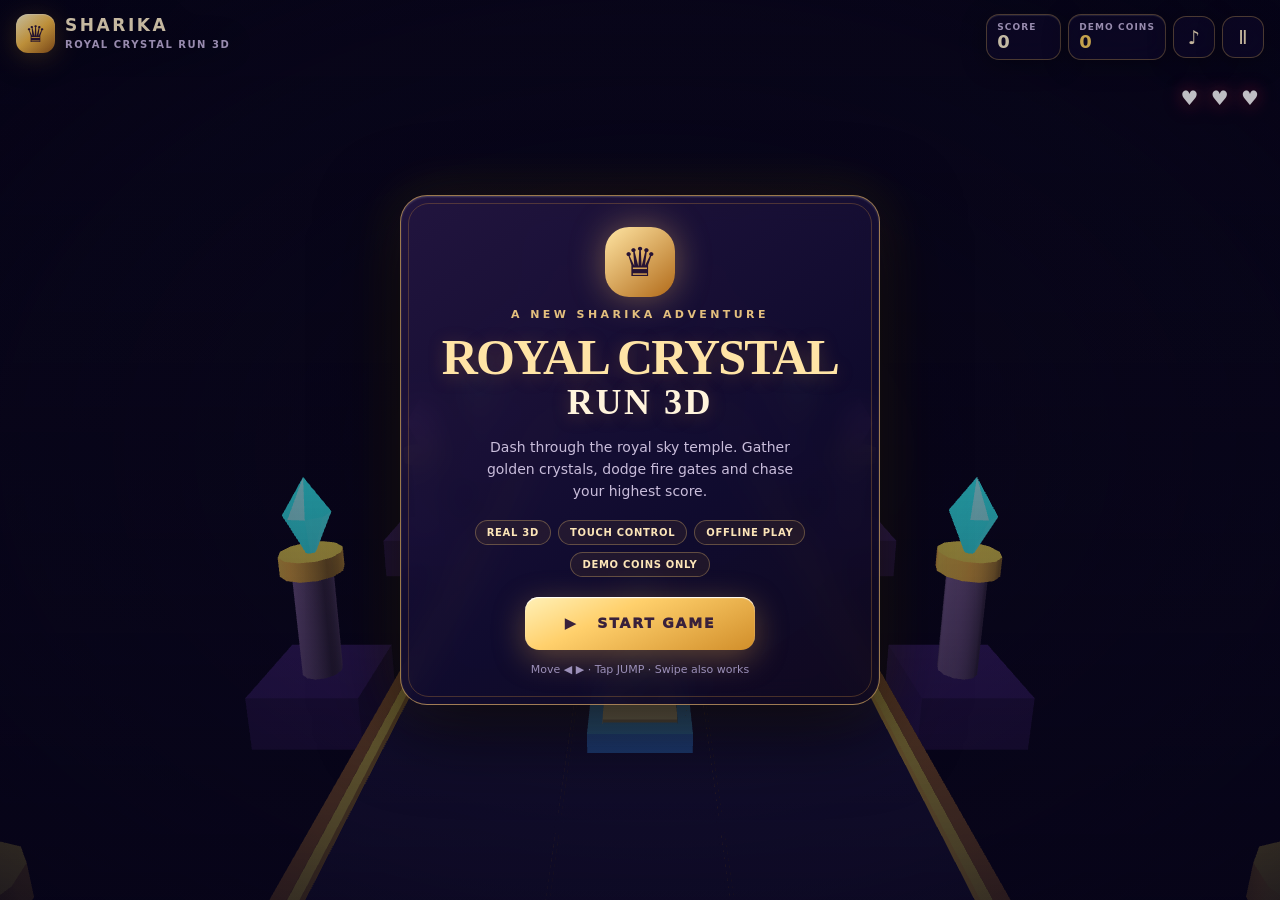
<file: demos/royal-crystal-run-3d/v1-backup.html>
<!doctype html><html lang="en"><head><meta charset="utf-8"><meta name="viewport" content="width=device-width,initial-scale=1"><meta name="theme-color" content="#09071d"><meta name="description" content="Free offline 3D royal crystal runner. Practice coins only."><title>Royal Crystal Run 3D | SOVERIX</title><style>body{margin:0;background:#09071d;color:#ffe5ac;font-family:system-ui;min-height:100vh;display:grid;place-items:center;text-align:center}p{color:#c6b0d9}button{background:#d6a145;border:none;padding:14px;border-radius:12px}</style></head><body><main><h1>ROYAL CRYSTAL RUN 3D</h1><p id="status">Preparing the offline 3D game…</p></main><script>
// This public standalone demo embeds the original HTML5/WebGL game as a gzip bundle.
// It uses browser-native DecompressionStream; it never requests login, wallet or payment data.
(async()=>{try{if(!('DecompressionStream' in window))throw Error('This browser cannot unpack the game. Please use a recent Chrome or Edge browser.');const encoded="H4sIAAAAAAAC/619yXLkSJbYPb8CxbSsAEgEiDU2EKxhZzKX6dxEMmsxGq0aCHgwkEQA0QCCZJBJs7lMn2U6SBqT6TAym0sfpJskM9101lfUl+i9544tFmZWW1sVA4Avz9/mb3F3IA++C9NxsZwzaVrM4sMnB3iRYj+59HZYsoMFzA/hMmOFL42nfpazwttZFJPuYEfaLysSf8a8neuI3czTrNiRxmlSsAQa3kRhMfVCdh2NWZce1CiJisiPu/[base64]/zs8soGekuMnUSpzejaRSGLHEDf3x1maWLJKwwJl4ifRN3AvzsTvxZFC9HObCLzbqLSO3683nMurxA3TlllymTPr3ZUXM/[base64]/yIposu2LijgBlsA4BK24YKKcPYk26EWhZTs27MGGzwr305yMDhOduYODDEy0A0sP71jDUQ4ceTYhjRqo0iWK4jMIsnXfzqR+mN7IuoWogcdJTXdf7yupI/qJIHzQ2A22aiSlnDQG8UAS6LxG4zKLQhTugqzWumL4ow0XO6WmIGNXQz2oRG7YesksVZ6Uz7sO1FwS2TaJ+Ohw7gQFIkm0gCkYkBUmXDKQDyYB+PVWXkCTTwQJm+33btvVyupuB4Vg2n/FgYGB2oPZzZqKlva9rjD7gGqMKw7wFgaEx0gyHzXjvG86Eoa43TIk+9l2aWuVc0XRHQA9ZPm5C17dBF9DG/aAXTlpj9WEsbuJQ80Y2zlttuljRgg3CR8Xor2sSly9oW3HfkMm1n8nCmitCfCOjsiG8Fu15SxK65FQ8B13qqZtEY65qg4U4+WGIxPexITJlBuRxZes7QltIa4UGB/Eik1GPFI66lM/8OL4vueYA18KGfIeb2GwCm9sWbIXNJegiS5PLptQGDZXnPWvh26G+phptZTB4PfAw8uGaLGZg9cejwg8WMUwDeM7FyBp62/sKdmg54YMWgf0IiuRewLNxMnFO0e1XZLXG+Qo6C8eOu10Dtgq5wWZj+LionjyFsCor8kfsrU32dtCwo8jsxkxF5SjYbVGjQ/arRGdVzEjiRqunS31SyMDS+1avh8ilwWfwy9E1exQ/MvRgiwhRYwhXdD+TNJtxbxz7BftZ7kILpRVxGKYeWD3fWJfQUwbhVU93+qvy0fXVqdFvSazn603uGyWnhOoN1tmhGQZo/c0UDAOVMXAkN5k/d1NsUCzB9xIRnHpRKGmWk29yQFwQNf2L+ZxlYz9nDzUvtSoSESMYwGl0gVkaP6YIfREMoHkCYaEHNs0tHjhIIfKZKYqkV9OS0FvzqSwJv+KGS27r0jj2Z3MZOa7a1zeqAxqmbPTCWkkNiCFk32SGcTo8aBQw4VT+mvvk07vXr71ub4sh3xCLrsWg6/o3GYTWgPX9Ff2jufaYn3Yc8tOWYdp2fzxUn4LnZlaP9VYMxqBpMPobvYLdUuumUTH762pd827k8xlbKyElWLI2NNvTrwdBgO2wRlft82I2FxHNwKp5S/dtTuB0fyQmHUfZOKaQ1DKfgS16ppI9DUKKXXq2ITlYFvR7gQloCUot2zAtpzmBzU1uCuarkJjVjOEnehCum2VL5/wM7d7A0VXOeqMvWD+gcNfPiw3zbtP0bpk6q7fR1JGlU3VlJZpqeEQrGLTkZ6CZbptwpMwk1Nl4CPUqp8bQS6teWgVD/4qlMga5WmEJhit/4BRr+TS9qW3Qdkq6wlVpmD3CpLzfnqWUSA3cr835VZsjiktjQ7nCYxNtwANiSPR7RmAFqkj5HUeyMSjmT36gbDbeEE4IYjSeCd/[base64]/CaFBCKM1msLR/e/L2cz7W/[base64]/[base64]/aPrd814vlcBIYDAB4x3SzhSGF3ft3LBnmFA6LfJ6g8mjuHYtUAou+2tRaSUu9cyMozmcGLFYssSRTgejNfWvsqezWWUwPH7Y9/92nIVGIEnTyfQDyl8JFxqpWZl7GTpq0kyTIzfEUKtxxRV8IETvsLrEEXQMDE9fc1GOU7dXJqa9boLLpc/PJ2Cz310YUAYGkM4qTJ03r46sKKEYrwwGPuQDq2vcVRR/Kb8fVP43mT4w5N/[base64]/WafZqLeNxthLPGhXkuqlm64r28vy6BKDInFOI+bU+O7aIYbsX5SPLRmSUl/j6bJCvdow2SdcXYDvcZybGvno2F67fUwZRt3zdrDoET1OjwWpRYv3SAAY83U2SujDqp4q10+bMdMJfFIO3XBaKURStiEfelxG0613/CpAl2bvORgxUk2lHbVm7X3ZGpRzTM2YVnezVi4GLOwO0tFioqPyv2uuityMbjxJ2Aw7uskuRsuMp+a63mtBq6fRDN/ez2MfbAvts4P9sVJAdyRhsvYT679XIpCbwf3UnckXOXvxn7AYm/nI6gc7u1L1gspo435sdiYzxZJwrKdw4N9DuDwALhBUModVKyDMhiirAHG7vB2Y1yk93bITraLuKkWWPAEHzpmCwD327/8Fw7xoPxpwUHzvHN4+vro5M0fj+qGrTZok3cOTz78cvRWen7yy+kZXE8+vacjBtSh+dvoDCa6jSaaVCgho3p4+vzDyTEwmB4OuPSJ4HwMUtw51JH5WLgBcgvQi+N3H6TnH968P12FJlrj9soOgR6D+8w3gOZ76mV7Yd95lxwjlrZ8z9LLS5CuqKFDFiuFwPW/HuxzqI9Cn/uLfFV7sEjiWiVgN4oOf/vnf60hNxhfKwx3Lm2gb8GB5IjWv0nir8FU7FS5mZ3D5x/evj1+flaK+lT6v/9LOvrxw5sX0tnrY+nlm5Nj6dXR2fHpCgRaf1tX39I8tzWhZbR3VllUegTOIwxa2tS8S6+ZRMWHv/3X/76N0W0o5FM3gOHlAOd/rLJ1MzQJvRQHye+aEP8RSw7/8dO7j6vAKuGAW4LR/vLvpd/+8h8kwuD7JMjnrvTbP/238vYUQz4JMmYcoclQgYtY5uNYzFiyaDOXfMMKv9F5rRiDynhwB7NzeCS9P/5JErZAOnrx4/H7s084R6nH1FgxAQdsdliaAbgFE2kcHswPX/j5VCqmEOlf4pUJE5hfLSUI9Ocx06RXPpRnEs5LlpTGMVelMA0vmTSJMlT2guUSGB88lgXKv0wXmYTHYoAOiSyEdrA/b9GBDgyNApB/eHIMCCJi9MTLzj58ev4aDMX7s5MPb1s1H16+fPvm/bH08e3RL62K2rRIH96/reo26Qf4SGEw8EAHsPo//s9KnGdHJ2cwZ94d11rRNGbcke4ckjb89p/+ScK+MOnO/LmEuoT3pzfRnEnApVS6SbOrfN3ybtIQifuChq0J/z6qcnb0x2Pplw+fTqSzN+8aGvLx6NPp8YtSFX5BoXHxg+eToly68cEhJ5dcdlsYiPEAWbqagyfHp5+a3Ps9ZGPZNxP9n//5EaK5+qPKv3zz/s3p6+MXNeEoXenDj8cnJe3HMOyycvxBBlTnqMUANc1B+WF24+TAiZKs6zKPiXaE0+Zejdi91WtOogS0Y7vrLKH84fj0bDuUANiwDcijWo/843r/l/9TSg2nk3T06ujN+8f1/[base64]/RuOi4T4BigM1jRS9MxzAvkkK7ZMUxhHtw+4flm1DuIOodXIPHxuCGgAuH2xpHoVKCvYw9DhnbPMf1lttC7tyw4DLuqPd+PJ/6I2BmzlQIhiM/jvx8hDGlOk9vWPaR4nGWjNmog3a5O2cZrn/4UNJ5UL582QCb3UKjCHHx4y4fCLCJJvJ3l7Fyz2K5Uwqvo2gUeWsig/M6uDbXcTNWLLLEfRAkwBwrvD/5BfALFIzB89iS/I9i9cZdrXjPl78XSUTbhhD829Li48rzjyvP79xrP1vC9OVArt+vPP9UPU/i1AecXrB5MXWv0ygECFEiK/fQ0JZuvMW7XbyTKwRVQ9MV9/on70a7Xd651+89vkAP2Q+kpoUlL94puwJraIdQwBh5ix93b1w+jNeFAu3OvYx/LYF6i4+7UOg+/KkU9CTzL70/QQI1jnJoIGFCBYEFx7eilqhZPMfVqaqMU7R4Fac3q2VHqB9/F9ZYUtKg+/o9UWpJcbMQCuSurtk9VdeGJvw4tqK4HGro4amRMC3kRI0VqNPLGtA1D5RVBjZ36zYrYHXNgD49h4Sh8P6qqdklkJxAlN1B6/GIhdyN1UT5NlAmCRlJGqexxzm8C22twV64q2v9obJHvaET9BhYnLrdfFfrmXtlcyBlVzOtPZJFidokvfTyWQr2Ji/YXDYRQn8IP5zRtC3nzaJbGa4qjaHpTl/FHSZVM0xHUQHCrjbsKahAL0FNaDSPtBT7cCkrpEuTRUK2V8LVSpbJeK5ezbOxcs+1LPcuY1wkAXt4WrdAyBrvcQrRwJjJOXXC4nE6m0dx2TpXXG4J0GTwso9+BqatwEoVyp9/ePfxzdvjXyGeOvt0qijoO2+k4yxLM7nZ7U0ySd+mlwBREQZDysFkoAuZZyl4gplbZMt7cV+j/ZEXyIQc2A5/PBW4iaaqIB2qwdOfHf/8KwTLL45PVLRDyrd0e3ly9OodhNVlR5yavGMcJVclAqJfkyGiquZICRuqIXb94yNMEV1LrpTAQapjvxhPZcYlmIK1ZdQNhPa7bDEMA15rDXmuFnE69u7nI47KJ25D3qZjWm6piOgsPnYU9fqrrX6EVrOvtnoHrfgq+9dakrpD60t8feBrjXHmQVvuGL/WmCYOtJ6nuWh7RM5ovWnlDTrcnnytOXcHHeUBtYZHJSjoF8cfz17/Cmn5GalTiAbgJUxZrHt7/O8+Hb3lcy5mfkZkgy2wDbAFJhgEQzdVowoM3nn3kJUnxQgjkoTdSC/R2ljmUZb5S/kcbJz4b+PdBYhoEY9kXw0woMFZl3prUIweboxkMsV1nu6OD2x3vLenlGUZlGVQljXKrqDsCsquoCw9H+/ae9nFnuefX9HdbkBFVxflnE/dB7XajBnJt+pSvSsx8r13GtEIk90/N8wL7xav1oW3xKt94d2VYPwHlc6a1RDWWXJbkb+s7u5aLMmWo2JTz3eQCoMhzOUC3IXapcccPCM9lnxtl7a7NIa43TxELZtmz9WRWkNvHeLu61T8TYAhLsznI3mSXqt+PgcHqybqBIXFNbLwjH3qWvgJNto3YR5uVir/XL/win0OBZ4ceEKRQqk82UuUfTnpTkjoxoXXNYS0zd3JbiKqarnHaXo1kiGYUiG3gTmpLuY1TpC+eELJfW3mz2X5Wo3g4bobnEdA0jhLIcsRLc5hGNRQ86Lrww/cGRequNOxTOe1qrgzsMzgtRcqBB71UHzFG0e75ePt3e7iiKrO7YfnCx2PWeIR06bLOUQumqb5EJYbFX2E9DUA2IeWYE6wzx0FXTLQ1iAbIplbXk40yYs5TANFXXr88U69rZi2YWoABeoSf+7wR1dvkfQl/tzhDxaYWGBigYkFXQy0blVAQOH3y8b9Hb8HpXEfHhpRySwNwWnRFFXzWzVfqvkdzDpPh3mBP3eerlRTHwyU/E6rjwTyma2+07KlnC0VcrzZrVI29bHmFkt4zV275g5LKhbUFfyIaokMOtwGuv4Ve8fyqYyhQzRmuYglczVKQnwuw6o0+OzB7YJeHKMaDcR1WUwfXKjSruvw5Q+LCWRkPHoJoK14hqejk5OjX379w6eXLyHkoF68ETV44Rf+WqM1OZZooq/UMNZ48/zXFydHPymERfI3YZH8biwEjzYjEX0LEsdvjyn+WkMm2oDMxsaI1KcoKYwex6mU1xpOpRsKPjcFf8nS2fNFwGSujXPv/EJN8CcKb+EioqaJDyC98/NzbiDV866hwv9417gxyiq8gTtq3a0adeuO3apht+za5V3IO7TBdtutypGwdbds3l0doYFJPRLHySh7tPGuwLdbd43VAVbummNeXFAUIZgmpRPOOc7bwM+ZNxfTZd+q4o3PnuF+PvBs9zMEEvdzbb6AeQjmcXL+GaxK0njW0cqAYHgRwlPxZ8/gF1Oti/j9ngUdhOCrKT4HZwZAlFUtWMZ4pgSSG3aJayK5Z5hblKLEPIIIKDrwyg5uhAQIFzn1ov2yYpfs/sc3uyZY7trnThX1zqvdMSSIgvhb5CbYcZDDXcWBWwpi6Fd5aGPQRoBb1WjXdCtW+aoPTPKBK/xq4b3ysEkqAgVSk2ps8fQo3VhRbCS6hNmMNoxmYLIyzmPUbZL+XiRkvhfh2wdb6Om2Cer+vSnqbiOp+zfQZJY0GUjTN2rwKwahAoTRuTd41JrNC7RlwGvNgbl90ZiIOkxEgsDnItekz/tUtGuW9LsAgCNcR5q+ompWzQBfuVAe6mbIBM3C0co8NIAYisDuGW5FBBoLDKzUsRg78ADGeXDRDuiwzL+gqM4fU4vx9hbcR3nnPkZxu/6YYj6M7fAeo77yXqdyXbRRq3uDyg3R5kKNV6I4PgCFcmIsfmnEc3SqGPKlDcbvFo3kOdF80TR+SMFty/yJcWr7d6VewWS+gonsPqzY0hUZ/tn77Hm88Adj9BlZjpzW1c/qnxV+D/JQ/6x+Vr7VWp6l2SKXTzxDzTzNtFRQaM/U1QJcqdf/ZrPZMlg4z2olU8e+19Su3Pca2rWisx6OW9MbgM5iSRNaUEMLAFpQQwsquyuf7GW740DZHftqdZ/7arabB5Uoxj4UAzr0GygP6zObqGoj2MYPrbOMRXuGsvdZDTx/jz81LXZAtjpQA7LYxjdL5nQ+ZRmTIZD2hpAyJZ5hfUUePqDoH3jQw/Uruzdlhe/5+1BYTfuyfQDtA2ifJm5Qtp9PIy/Yh6J1X8edG4BTdisRQHPMWBq+EOvb7rDugc/Yo/aPy5ZjxKdaDpyckpo20i2cI8/flaEEpRDUrI/UaI9K4Vr+lc94NR8TBcJ9BRkCiHNUx5bqeBmPWkEGxKdsNiqtNqTyeP6qnligoSTGUUOiIiecZ+waB/WSRRyXa0TPvXv6iAiEZFrfUTWzD4aKTodhyVDVemDS6ADr6Fwb9rAIbF/[base64]/TkdI4tqNfDHRleeooiOX8vJaPjk0eHRJ/[base64]/PGRQZjgqzN33rJ/j9Ibz9GerwJNFrcf2RxdTav0nwRacMmtEZfLTU+IGVq5jx+2nEYhwjSq4XcQI3dMaL99FV+pSPx1kf+4TWGF9BQNjT9OY1aI1o6j7B/RZC/f0CPzWELPTj0yLN/EuGq91vYHy5k/PvGXXpyEhXnJ3oYr8OhDs6/jU2LcpN4Bgo/dk775o45XUVL2XgiYcKztht4SXeIRn2SZyCeU4UrUhxaT1mpwUaQrnDku6n0w6Pm/xFGKXC2tW7XniwT55k7M+eA3FHuIAwBKwT7nF5HfAXrKNepzGUiZmPzFHEFglSz4HS75cvuIYg38BESG+0IywSW+RfvohC/i2gZpUi09oTAdC4ungw8AKEDvY97Ci8hh+ekTkhYjyxKPIhH0cx2NWUnIEfJa3aV7Qf66YaUYQ/cI/kLlgyXmo5K37E4xhHJFPigyq6LzL8JA8WK60u7HaeJoyODpz4s/lZ2gRA0sBN1aGuYpddreco6xD3gM8wvwA3jX5W0ACOb8Kibv8oDpquG9uGTDVx2kRGOEr1xJtDXFtECe3MYFM6+iLzu3QubwbZUNxGAEUzCv1EDjOBn4Ggog6oKEj9ufj6l2jgNuvpGM1bmP6aH4Y4eXB7ym1MUa3fGGi6CGUOn8zLCvxyoshUyff/6ETOtnaVbeJt+ZnTlcZk/EEh0pl8z/OQkfWgyr9SzhQdkEn7ofPbv/xbZwS//wq9PwNEuSN1miFm/eqyHIXqEhd3YMQobDKgoMO3gAad++qo32GzBoxskZxyGd0LSwslHVcYWrdhaF1haN3Kwrq1hXVLC+vWFtYVFtYVFtatLKzbsLDa0C1NrNswsW5pYt3SxLpt02m7JLfG+9uycBJkd9sV/[base64]/0pAkGEZXPEjup+D0Eswq29hAI+WhsDEDKCuW+shZYU2IGjg9QcRpTAp5tp6UlaEvk7ZhBOVmdA003v/++NDwe7nSVD0PNEQP2kBXGyniD1nBksMTGxBUEIpxifAUkxZQRAy2vEUa1anctzKa7PROxws4HeIrpvsyG0R7GB5Yb4/IjhNBACoJTyCryNPgeg44RuZ0OjTWK1bvR3V57nK7mKLu4kAi5pTieOMcT4qM2Nr0HxV2HHfhZFqGOIHgE3jXX4OgPSmUkOB0Ds6aDr65YtLTyGO4E/POuqQ2+jujKcENg21dR34S2+ygzZfzdM5RnFuFmbCV8w+DcTf3dxt7M9IYiBossL0QmV+ZokEB5w1oQfPGLimn5q/SqAgXe9/p2tEF7HPV6uSIFe89Qr+82NbYh9ZqwkebstXtoFsfsoWlMoCSOQiZHBYpQAyo9tEZkQm5J4X8+h3K8ucB5AvcUbsO8Jm6BM0CLt+cZeiMq2fNMeCx5Ymg2pGvanfqcvhtXWrreUF/B0NZxwqPtw+xEqUz9M3wpn6wEDz47QDuU8EPhnVobG8gJ+QN6PF7pg1Wp8bFKfHA5RjUGIgiVO+WbIqev3xy/ffFdFQwM0PbZTolZ7ZMJ+qFejVPFRdqgMZ7THq9XjcfHkU6Pfjx+gW8nVANaNrJi0Ao/KjJphAM6HoCxX7dbDorfs6hHNctRMxaq+M0TMehPR2fPX0sfPp3V9Bn48VHLaXgd4j6Bx4Fq5/[base64]/uwTlkDDC2AeG9f33Ai2lsfM/RzpKD4C7Wrd73ly7vkVC5tqSHpb84Y4e7vjD9bLrDfktWnnk+kOVnlUeRSAx9w55s8Ny1W4O9NcHCdXrlUdcDb6e4vJXnYgyfLVZhFjhPKunllj44R8T/xjdsvgE1xe+fDHA9vQdRb2pFdUARU1Y9hO+i66o07WK1/SeNl8DuhH96Msb8s0uDApdps3CKRWixMU7G/SSOwjr5qZ6jYO/[base64]/SLMaVmv19KcpjfAFygcWSj68w4euQaT6LxuJVyid8i+KVhts/[base64]/c5m8KjQe7WLrb18xVHQHHAbRiOIW6itd1MSxjaImr+XdIOto/k27ONadHN1rPuVhpbmJuC+17wD/TpOuKWvSqHpdsBj0snCPQw6EvxdM1emb+8FyjPUIRXVIQBh6Vw+iZygo9Fr7uc8dVWe/RtT1sH8+pPpFgOnP+gdfw8St8Kr3ifOMvVXrLmV7owTelPrMbFm+ZDoKzuwPNXkEDQlW120MRm4CSSdctfHVAC7ApxtFgUunKtWKFPwOAwRv24G9I1zZXTEuoJ82EtlL3RG8wr8BalHS/[base64]/RoAjwq8XCT0pQ76G5Mp4Y0+rV3F0xU1a/3cUWLsYeVCi2DbLTPrTkNE4FtiTUOLy0iwiYWq/[base64]/k9EuVrTX+0bWglYm0gUjukQc2zvgh3WxQFmeDkClC4JH3CifwBCkxQqxVrhi7Pu8pzNzAEcs1pVr316Y/99594EF/QFfeodQjwT+rX0/KpolctZA9HNgmkdh0h1fhzDgGNhpGx2mcHmvnrg2IkMXC3xL+ML7QuZUw4FGsiBKKTiWqWs0n+I6oXIgks/BwN+qHekEAHI9cdLFQ2celQGUE0WGP71kVbr0A5ZbJavXeoEwv4b79cCIO6vz6hzdnX6p3D+synvtseCW0fZSslfC4rcnpNn27S0cK8uKo/F7XSyKQyGzSPcX0LQLhBdUWsR+Gx/ipRFxxYZAZyx3xBUXItZOOyrzDe6YhVtDmBZv4ixj38Rnt4wP2c/+Sv36puONAVnCtlwbp0I5/Ry33lRWXF/PTFx212tBsVGzuQS03dMCvG3VUfAGTVom6hlKBwinaqKprMOjp0AkfMMACT0zweeN7fl7nO7rQuhSvXDlogLW4Kf/X//e/aVv+r51W27x8MxXayZ3620cdVfQ8pjNg/LgMAHiHX18QnWlNiR+MEZvCDk/XHgBfsf6xLrArtqyFBRDOO0dZlt68JQbx+xPOEv7wCXjQkeDPhz+gvXODNfD3Av5+gr/jfOzPgecdbPixc6FFyThehCyXmQaDKcoGjYBxGRiGOYOUvd58o/ZoE2uMvnyhQjpfdMOy52AIgfnQxO8opSTXu3ICtvYNRd9NXYFc0Q+LpO1AbjoK305swRDM2Npr3lEau/PtrjiPOt9/X+2k08EEpT5r8Xhr2qxttkYtEGfhsuJnMhEq3f/CzYVYZfqGKS0gMLBa+Dnln10Bpiz4BYb6GrTFvNI4AY6waG4Kh7f1EPzf8fpZDZf1KLzsF3f9SAOUVEun4a1yaA4aa6lYUD+APvIt6ttD/QdjhOpTOuVweSB1TUeI9aHBN7fBt0cnF37QXpiHNSwbcgcY1Qdl1oHUW/DjqZ9cshpg1YkfzGlIf8MIWyVCX4oZ82NwcYqnDLbY7cdI+JZPGgASWznFnSEYcLqigV2EX3FNFd9//VUcmUBUPDrwscjp7XqZn/7gRz7rA5/8uCffOy33T/gRTn5Sc8RXx8WLoAqfJqNyLqmoMNSc+5VRxYYH98kDHiTED1uKzw4d7ItPWu7zfyPz/wO8zR63NHMAAA==";const compressed=Uint8Array.from(atob(encoded),c=>c.charCodeAt(0));const stream=new Blob([compressed]).stream().pipeThrough(new DecompressionStream('gzip'));const html=await new Response(stream).text();if(!html.includes('Royal Crystal Run 3D')||!html.includes('id="game"'))throw Error('Game package validation failed.');document.open();document.write(html);document.close();}catch(e){document.getElementById('status').textContent=e.message;}})();
</script></body></html>
</file>
<file: assets/site.css>
@import url('https://fonts.googleapis.com/css2?family=DM+Sans:wght@400;500;600;700;800&family=Space+Grotesk:wght@500;600;700&display=swap');
:root{color-scheme:dark;--bg:#0d0b1c;--paper:#1e1732;--paper2:#2b203f;--gold:#f7d59c;--gold2:#e2a959;--text:#fff5fd;--muted:#c7b9d3;--line:#8b688b66;--green:#80e0b4}*{box-sizing:border-box}html{scroll-behavior:smooth}body{font-family:'DM Sans',system-ui,sans-serif;margin:0;background:radial-gradient(ellipse at 76% 1%,#50284d 0,transparent 31%),radial-gradient(ellipse at 4% 35%,#29214a 0,transparent 34%),var(--bg);color:var(--text)}a{color:inherit;text-decoration:none}button{font:inherit;cursor:pointer}a:focus-visible,button:focus-visible{outline:2px solid var(--gold);outline-offset:4px}.container{max-width:1190px;width:calc(100% - 44px);margin:auto}.header{position:sticky;top:0;z-index:20;backdrop-filter:blur(20px);background:#0f0b1dda;border-bottom:1px solid #ffffff1c}.header-inner{display:flex;align-items:center;justify-content:space-between;gap:20px;min-height:81px}.brand{display:flex;gap:11px;align-items:center;color:var(--gold);font-family:'Space Grotesk',sans-serif;font-weight:700;letter-spacing:2px;font-size:23px}.brand-icon{display:grid;place-items:center;font-size:24px;width:43px;height:43px;color:#2c1731;background:linear-gradient(145deg,#ffe8b3,#bb7635);border:1px solid #ffe6aa;border-radius:13px;box-shadow:0 0 20px #dca85470}.brand small{display:block;font:600 9px 'DM Sans',sans-serif;letter-spacing:2.4px;color:#d0b6d1}.nav{display:flex;gap:25px;align-items:center}.nav a{font-size:13px;font-weight:600;color:#d8c9df}.nav a:hover{color:var(--gold)}.button{display:inline-flex;align-items:center;justify-content:center;gap:8px;min-height:47px;padding:12px 18px;border:1px solid #f2ca87;border-radius:12px;font-weight:800;font-size:13px;transition:transform .2s,box-shadow .2s}.button:hover{transform:translateY(-2px)}.button-main{background:linear-gradient(130deg,#ffecbb,#d7a15b);color:#231629;box-shadow:0 10px 30px #b7813c3d}.button-outline{background:#34264088;color:#ffe3b1;border-color:#896d8f}.button-mini{min-height:38px;padding:9px 14px}.hero{padding:88px 0 56px;display:grid;grid-template-columns:1.1fr .9fr;gap:32px;align-items:center}.eyebrow,.section-meta{font-size:11px;letter-spacing:2px;font-weight:800;color:var(--gold);display:flex;align-items:center;gap:10px}.pulse{width:8px;height:8px;background:#8ae4b5;border-radius:50%;box-shadow:0 0 12px #63fbc4}.stage{letter-spacing:1px;font-size:10px;color:#d3bbd6;border:1px solid #837087;padding:5px 8px;border-radius:30px}.hero h1,h2,h3{font-family:'Space Grotesk',sans-serif}.hero h1{font-size:clamp(42px,5.4vw,72px);line-height:1.1;margin:21px 0}.gold{color:var(--gold)}.hero-desc{max-width:540px;color:#d5c8dc;line-height:1.72;font-size:16px}.hero-desc strong{color:var(--gold)}.hero-actions{display:flex;flex-wrap:wrap;gap:12px;margin:26px 0 14px}.tiny-note{color:#ae9bbd;font-size:12px}.hero-metrics{display:flex;gap:30px;margin-top:38px;flex-wrap:wrap}.hero-metrics div{display:flex;flex-direction:column}.hero-metrics b{font:700 30px 'Space Grotesk';color:var(--gold)}.hero-metrics span{color:#ae9bbd;font-size:11px}.hero-art{position:relative;min-height:360px;display:grid;place-items:center}.art-center{position:relative;z-index:2;width:270px;height:270px;display:grid;place-items:center;border-radius:50%;font-size:100px;background:conic-gradient(from 100deg,#6a4575,#37305e,#7c5965,#44234c,#6a4575);border:17px ridge #d4a76b;box-shadow:inset 0 0 38px #f2bd7544,0 0 65px #edbc8050;transform:rotate(-9deg)}.art-orbit{position:absolute;width:340px;height:340px;border:1px solid #bc8f8047;border-radius:50%;transform:rotate(20deg) scaleX(1.12)}.orbit-two{width:420px;height:260px;transform:rotate(-31deg)}.art-chip{position:absolute;z-index:3;padding:12px 18px;font-size:12px;font-weight:800;letter-spacing:1px;background:#261931;border:1px solid #c29c80;border-radius:14px;color:var(--gold);box-shadow:0 12px 26px #0006}.chip-top{top:20px;right:5px}.chip-bottom{bottom:33px;left:13px}.art-shadow{position:absolute;bottom:-5px;width:75%;height:45px;background:#d09f8633;filter:blur(34px)}.section{padding:52px 0}.section-line{display:flex;align-items:flex-start;gap:20px;justify-content:space-between}.section-line>div{max-width:700px}h2{font-size:clamp(28px,3.6vw,43px);line-height:1.15;margin:13px 0 14px}.muted{color:var(--muted);line-height:1.65}.count{padding:8px 12px;font-size:11px;font-weight:800;white-space:nowrap;border:1px solid #8d7082;color:var(--gold);border-radius:30px}.filters{display:flex;flex-wrap:wrap;gap:9px;margin:22px 0}.filter{padding:10px 16px;background:#251a39;border:1px solid #785c7e;border-radius:30px;color:#d8c7e4;font-size:12px;font-weight:700}.filter.active{background:linear-gradient(120deg,#ffe9b2,#e8b168);color:#25132d;border-color:#f1d197}.game-grid{display:grid;grid-template-columns:repeat(4,1fr);gap:16px}.game-card{border:1px solid #8b688b77;background:linear-gradient(145deg,#30203f,#191327);overflow:hidden;border-radius:18px;transition:transform .2s,border-color .2s;display:flex;flex-direction:column}.game-card:hover{transform:translateY(-4px);border-color:#edc78b}.game-visual{min-height:148px;background:radial-gradient(ellipse at 45% 60%,#755372,#34214b);display:grid;place-items:center;position:relative;overflow:hidden}.game-visual span{font-size:72px;filter:drop-shadow(0 8px 13px #0006)}.game-visual:after{content:'';position:absolute;inset:auto -15% -50% -15%;height:80%;border:1px solid #f9db9750;border-radius:50%;transform:rotate(-9deg)}.game-details{padding:16px;display:flex;flex-direction:column;gap:8px;flex:1}.game-details h3{font-size:17px;margin:0}.game-details .category{font-size:10px;color:var(--gold);font-weight:800;letter-spacing:1px;text-transform:uppercase}.game-details p{font-size:12px;line-height:1.5;min-height:46px;color:#bcaccb;margin:0}.game-details .tag{font-size:11px;color:#e3c79e}.game-details .button{margin-top:auto}.steps{display:grid;grid-template-columns:repeat(3,1fr);gap:16px;margin:25px 0}.step{padding:22px;background:linear-gradient(145deg,#322242,#1c152e);border:1px solid #765e86;border-radius:15px;display:flex;gap:17px}.step>span{font:700 24px 'Space Grotesk';color:var(--gold)}.step h3{font-size:17px;margin:0 0 7px}.step p{font-size:13px;color:#c7b6d0;line-height:1.55;margin:0}.business{display:grid;grid-template-columns:1.15fr .85fr;gap:35px;align-items:center;border:1px solid #b08d7a77;border-radius:23px;background:linear-gradient(135deg,#362547,#1a122e);padding:42px}.business p{line-height:1.7;color:#e1d0e8}.business .muted{font-size:12px}.business-flow{display:grid;gap:10px}.business-flow>div{padding:18px;border:1px solid #866e88;border-radius:12px;background:#1b132b;display:flex;align-items:center;gap:13px;font-size:13px}.business-flow span{color:var(--gold);font-size:16px;font-weight:800}.separate{display:flex;justify-content:space-between;align-items:center;gap:20px;background:#292039;border:1px solid #7b6286;border-radius:17px;padding:23px}.separate h3{font-size:20px;margin:10px 0 8px}.separate p{color:var(--muted);font-size:13px;max-width:660px;line-height:1.6;margin:0}.separate-label{font-size:10px;color:var(--gold);letter-spacing:1.5px;font-weight:700}.catalog-message{font-size:13px;color:var(--muted);margin-top:16px}.footer{border-top:1px solid #ffffff22;margin-top:25px;padding:30px 0 18px;background:#0b0918}.footer-inner{display:flex;justify-content:space-between;gap:15px;align-items:center}.footer-inner strong{color:var(--gold)}.footer small{display:block;color:#a996b8}.footer-inner>div:last-child{display:flex;flex-wrap:wrap;gap:15px;font-size:12px;color:#d2badd}.copyright{font-size:11px;color:#897b9c;margin-top:20px}
@media(max-width:950px){.game-grid{grid-template-columns:repeat(2,1fr)}.hero{padding:60px 0 30px}.hero-art{min-height:300px}.art-center{width:215px;height:215px}.art-orbit{width:290px;height:290px}.orbit-two{width:310px}.chip-top{right:0}.chip-bottom{left:0}}
@media(max-width:650px){.container{width:calc(100% - 28px)}.header-inner{min-height:70px;flex-wrap:wrap;padding:10px 0}.brand{font-size:19px}.nav{order:3;width:100%;justify-content:center;gap:27px}.header-play{margin-left:auto}.hero{grid-template-columns:1fr;padding:43px 0 5px}.hero h1{font-size:clamp(38px,10vw,54px)}.hero-art{min-height:220px}.art-center{width:170px;height:170px;border-width:12px;font-size:72px}.art-orbit{width:216px;height:216px}.orbit-two{width:260px;height:175px}.art-chip{font-size:9px;padding:8px 10px}.chip-top{top:4px}.chip-bottom{bottom:0}.hero-metrics{gap:17px}.hero-metrics b{font-size:24px}.section{padding:39px 0}.game-grid{gap:12px}.game-visual{min-height:110px}.game-visual span{font-size:55px}.game-details{padding:12px}.game-details h3{font-size:14px}.game-details p{font-size:11px;min-height:55px}.game-details .button{font-size:11px;padding:10px 7px}.section-line{flex-direction:column;gap:7px}.steps{grid-template-columns:1fr}.business{grid-template-columns:1fr;padding:22px;gap:17px}.business h2{font-size:28px}.separate,.footer-inner{flex-direction:column;align-items:flex-start}.footer-inner{gap:16px}}
@media(prefers-reduced-motion:reduce){*,*:before,*:after{scroll-behavior:auto!important;transition:none!important;animation:none!important}}

@media(max-width:650px){.nav{gap:11px;flex-wrap:wrap}.nav a{font-size:11px}}
</file>
